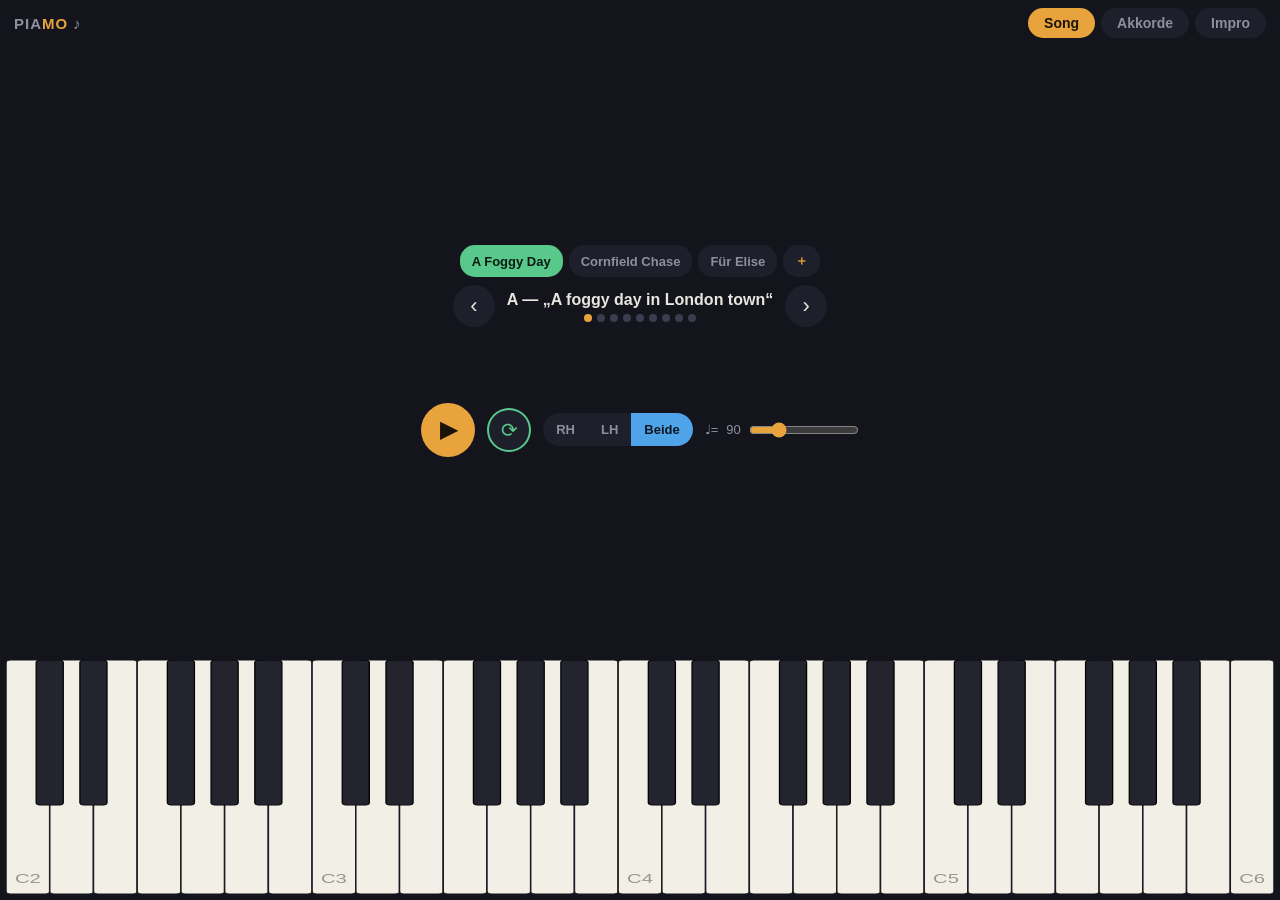
<file: index.html>
<!DOCTYPE html>
<html lang="de">
<head>
  <meta charset="UTF-8">
  <meta name="viewport" content="width=device-width, initial-scale=1, maximum-scale=1, user-scalable=no, viewport-fit=cover">
  <title>Piamo · Jazz Piano</title>
  <meta name="apple-mobile-web-app-capable" content="yes">
  <meta name="apple-mobile-web-app-status-bar-style" content="black-translucent">
  <meta name="apple-mobile-web-app-title" content="Piamo">
  <meta name="theme-color" content="#14151c">
  <link rel="manifest" href="manifest.webmanifest">
  <link rel="icon" href="icon.svg" type="image/svg+xml">
  <link rel="apple-touch-icon" href="icon-180.png">
  <link rel="stylesheet" href="style.css?v=19">
</head>
<body>
  <header>
    <div class="logo">PIA<b>MO</b> ♪</div>
    <nav class="tabs">
      <button class="tab" data-m="song">Song</button>
      <button class="tab" data-m="chords">Akkorde</button>
      <button class="tab" data-m="impro">Impro</button>
    </nav>
  </header>
  <main id="stage"></main>
  <div id="kbd"></div>

  <script src="js/theory.js?v=19"></script>
  <script src="js/audio.js?v=19"></script>
  <script src="js/keyboard.js?v=19"></script>
  <script src="js/data.js?v=19"></script>
  <script src="js/import.js?v=19"></script>
  <script src="js/app.js?v=19"></script>
</body>
</html>
</file>
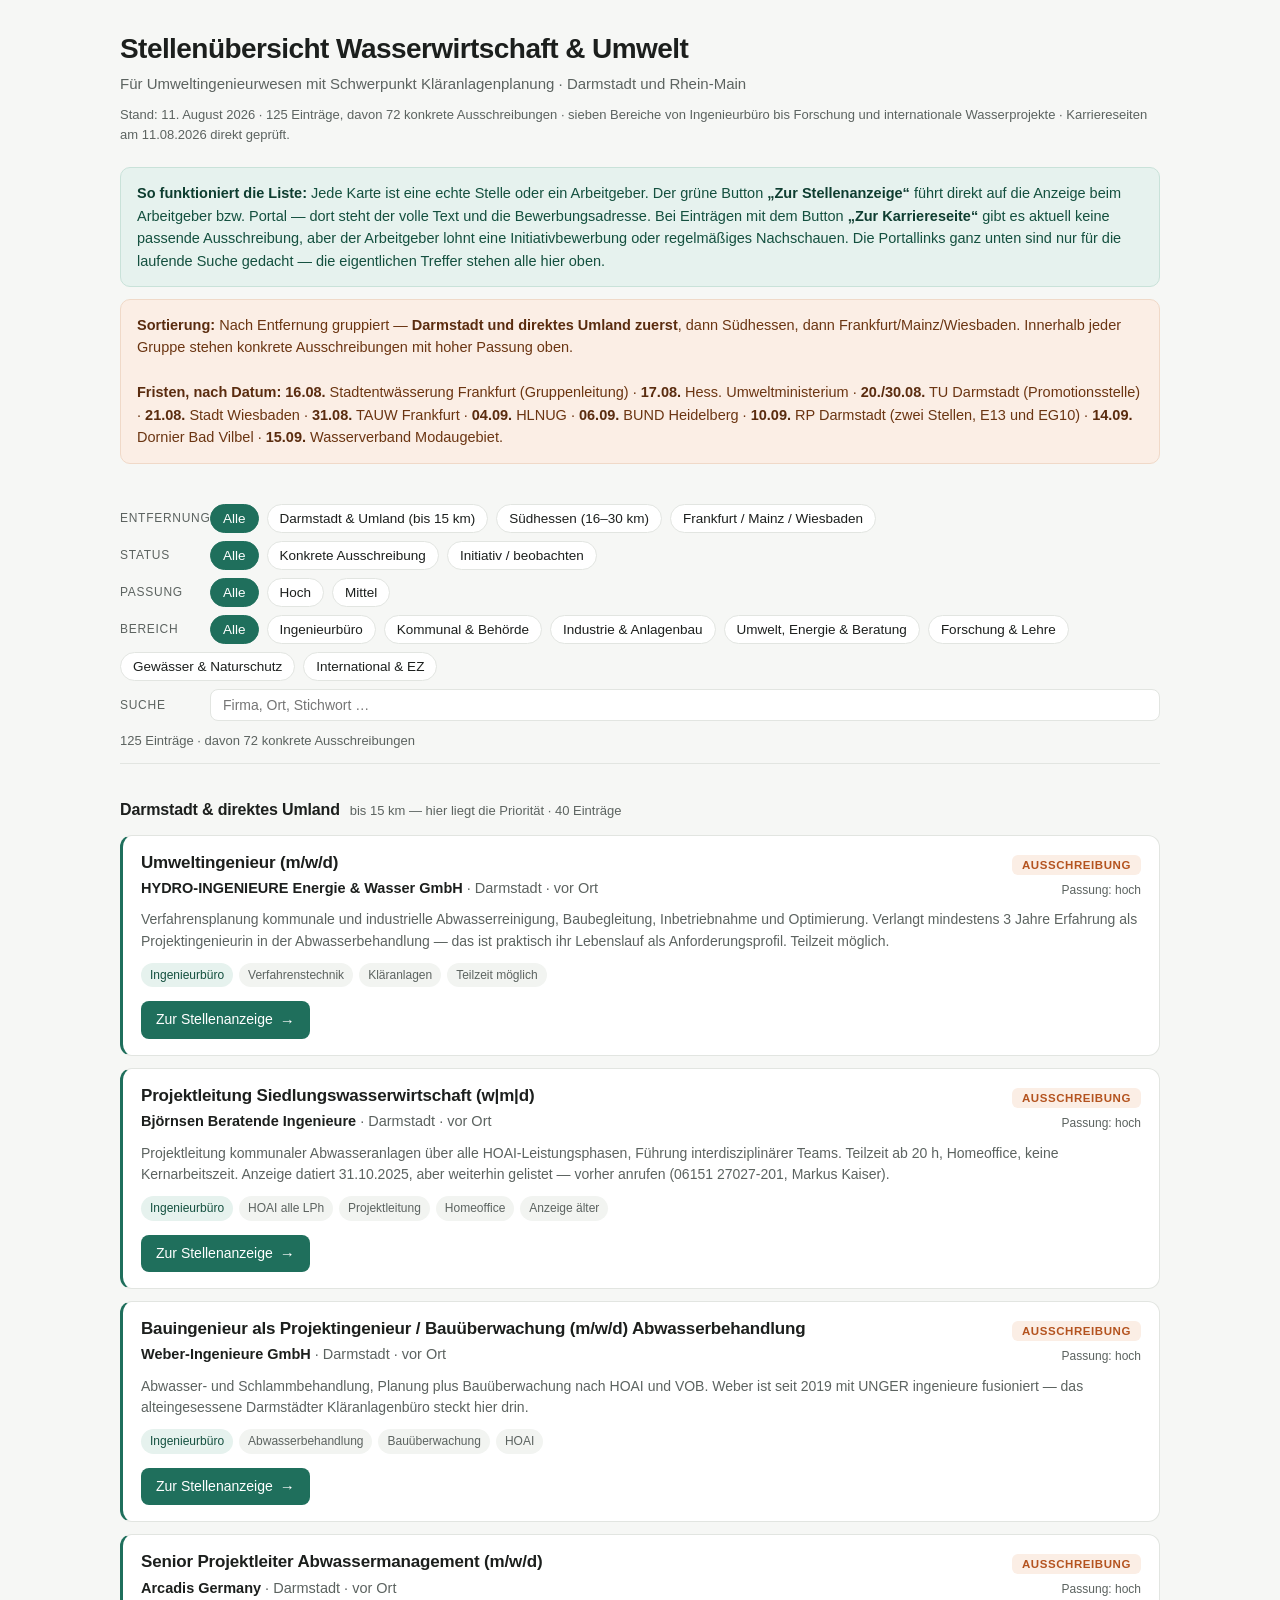
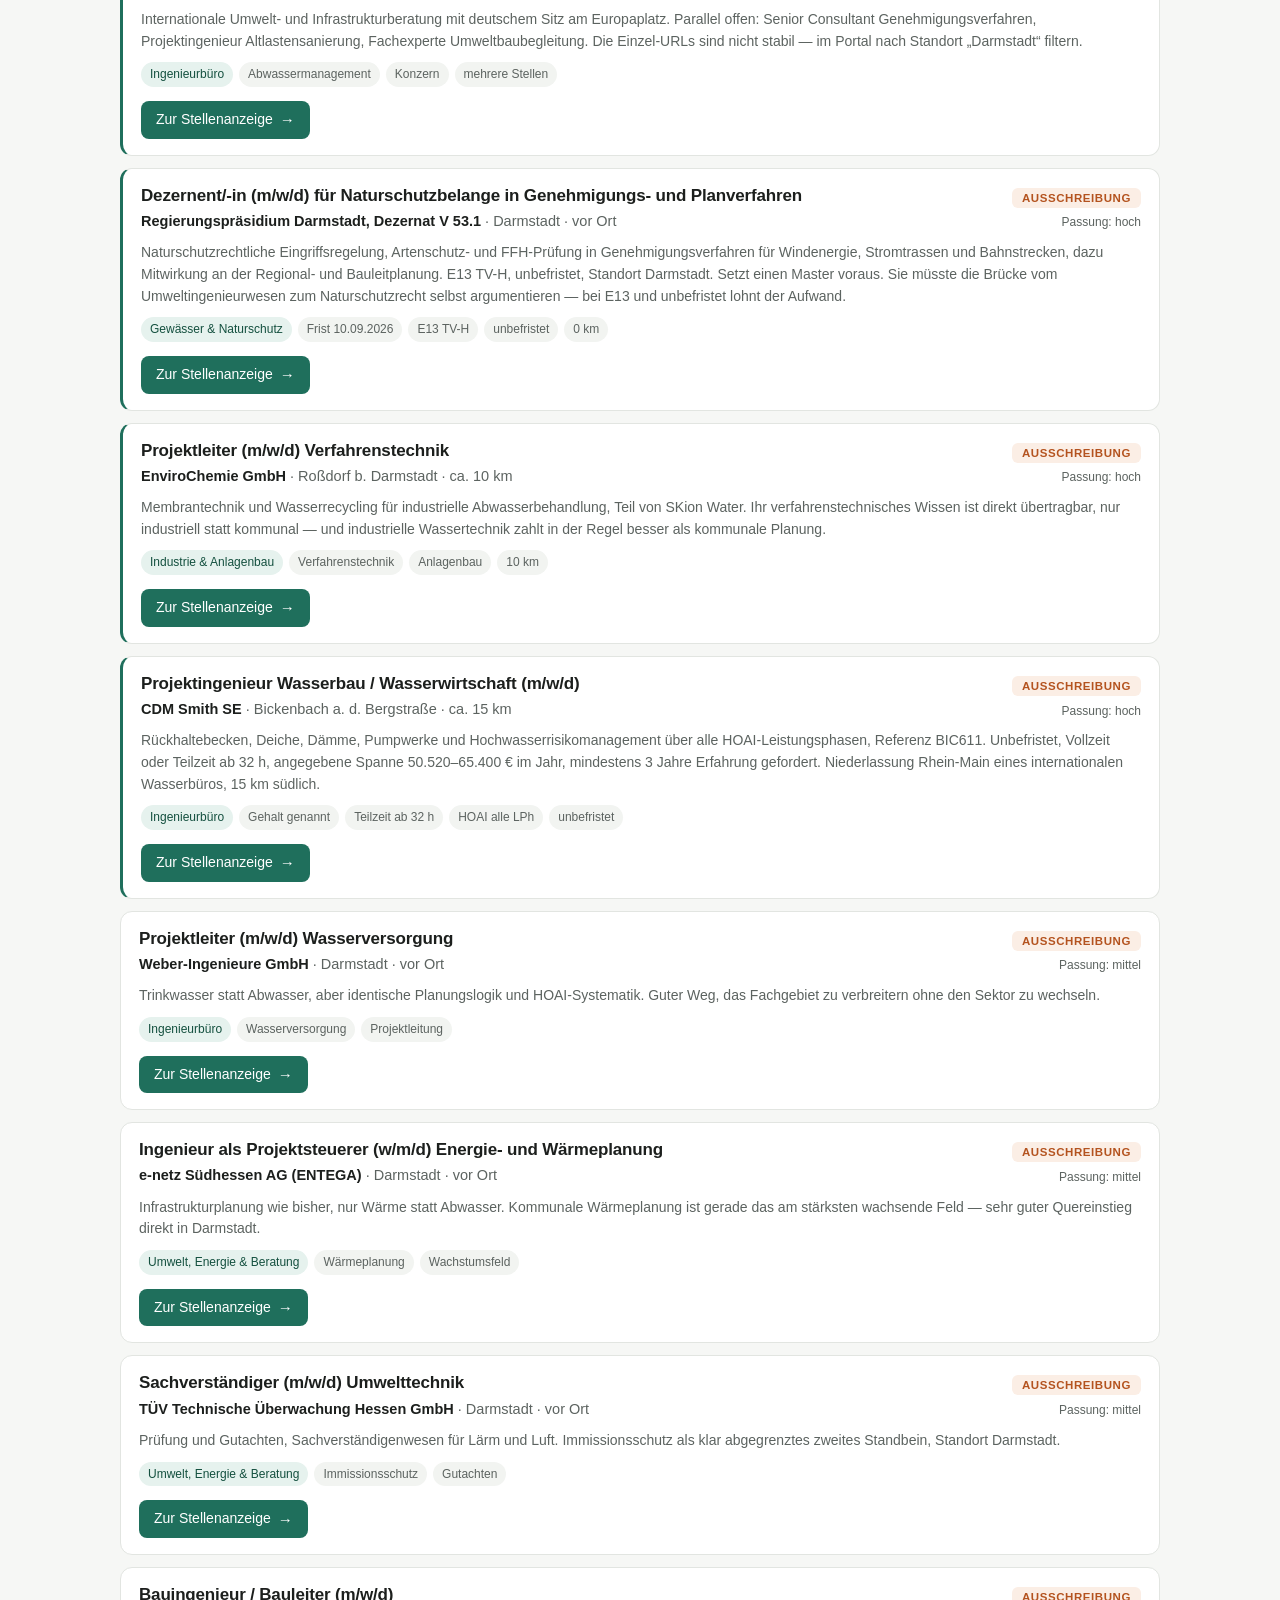
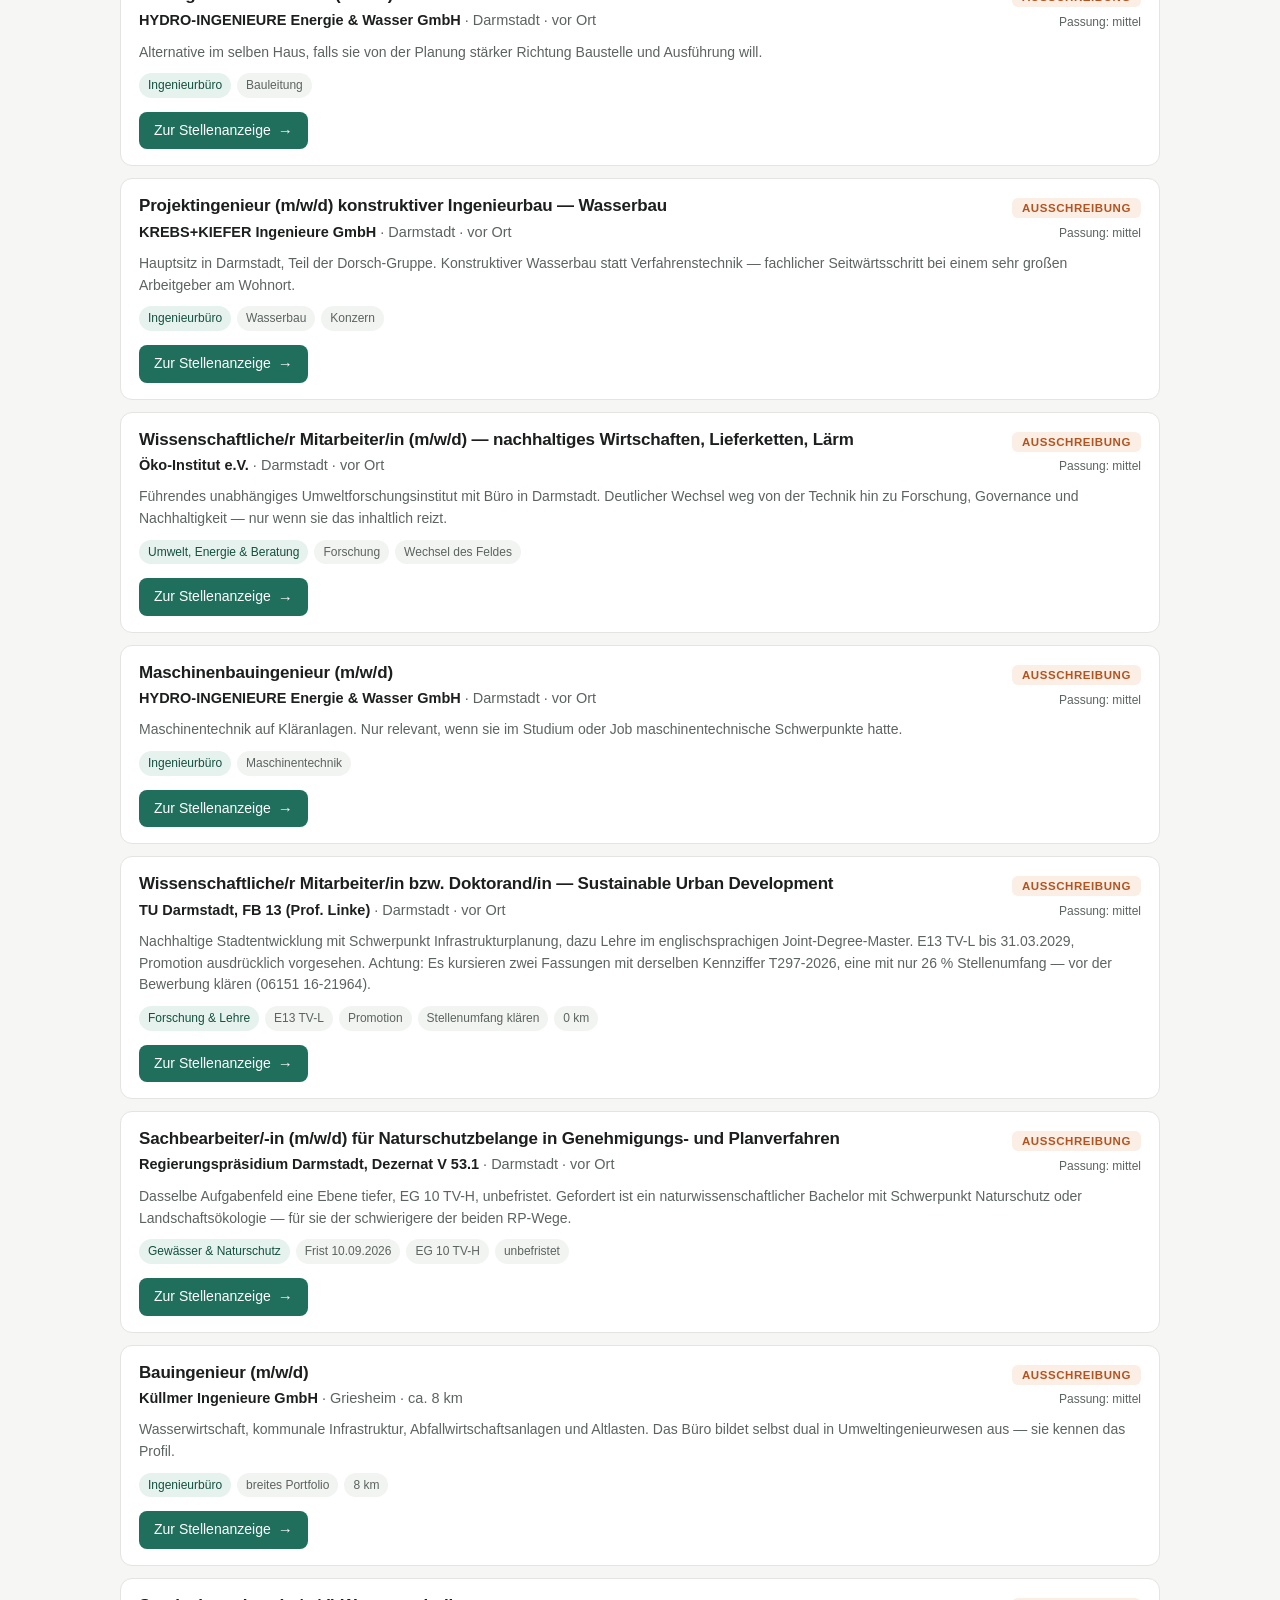
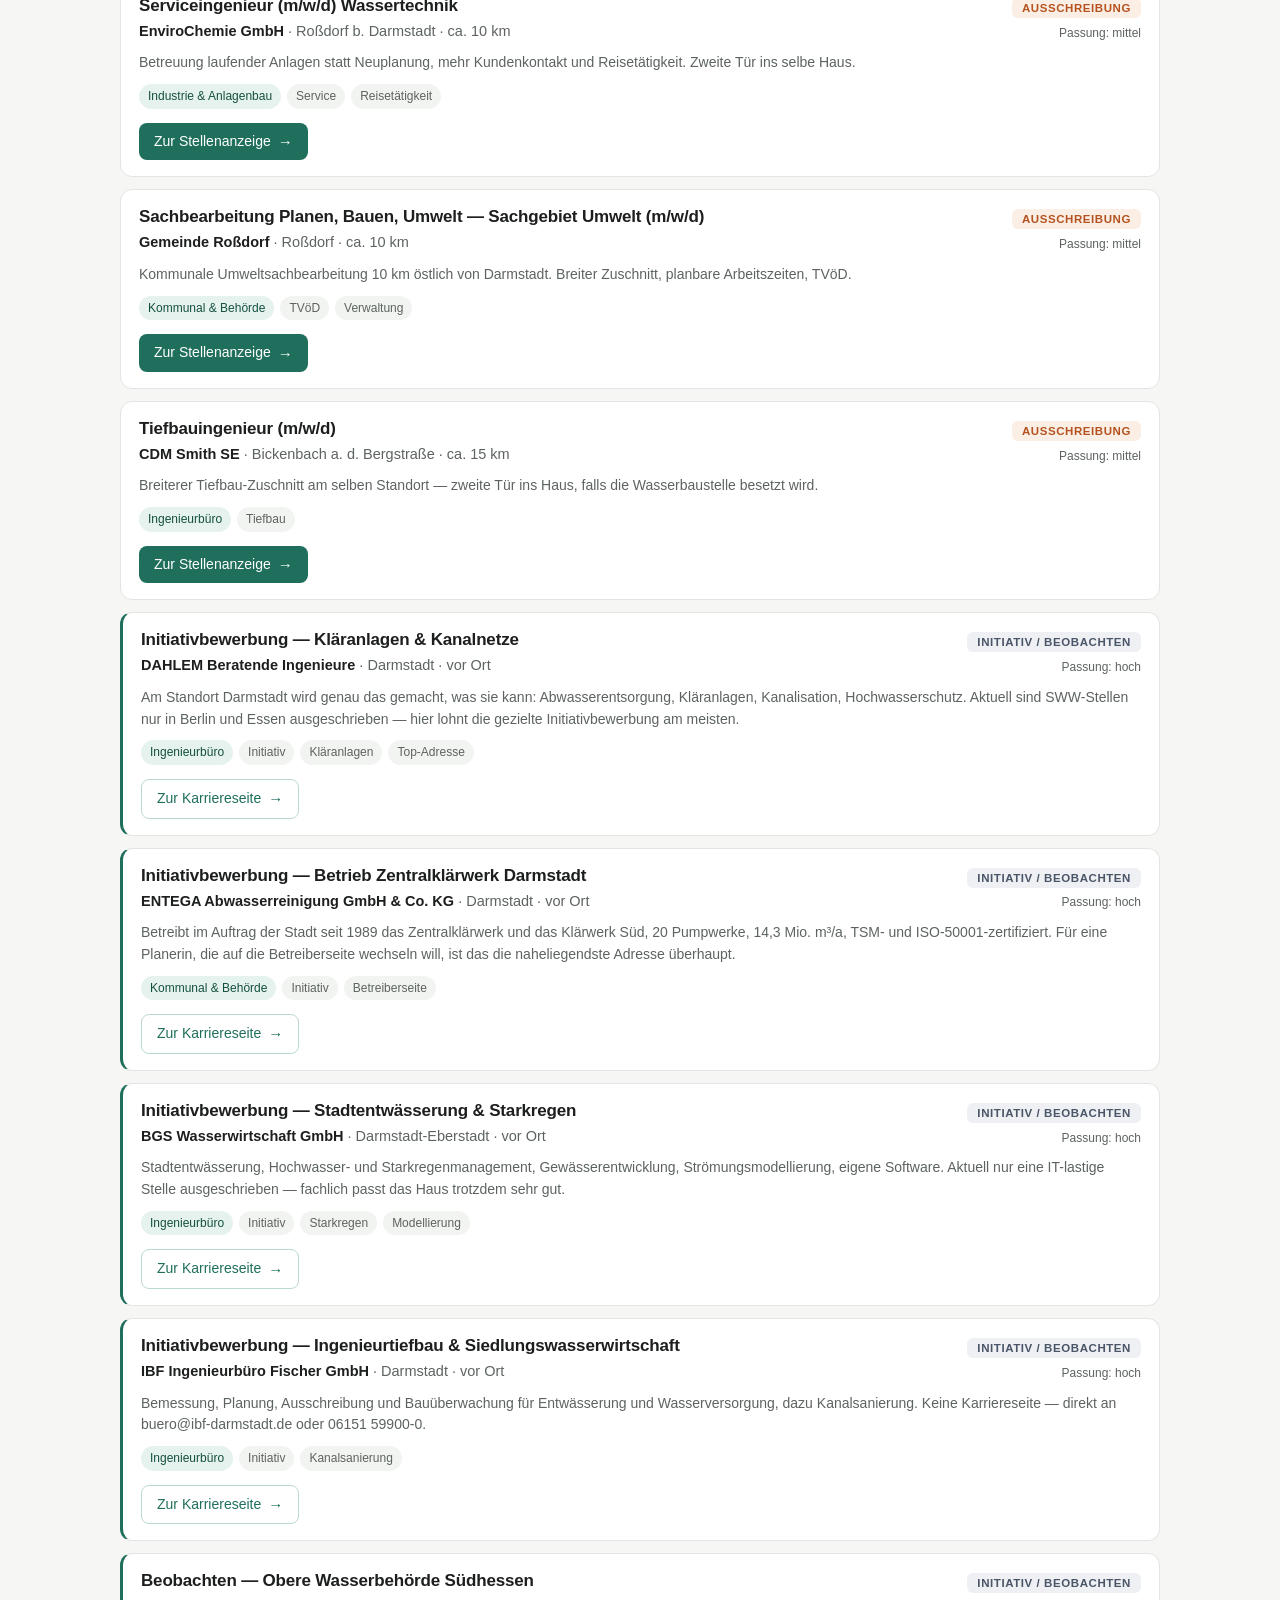
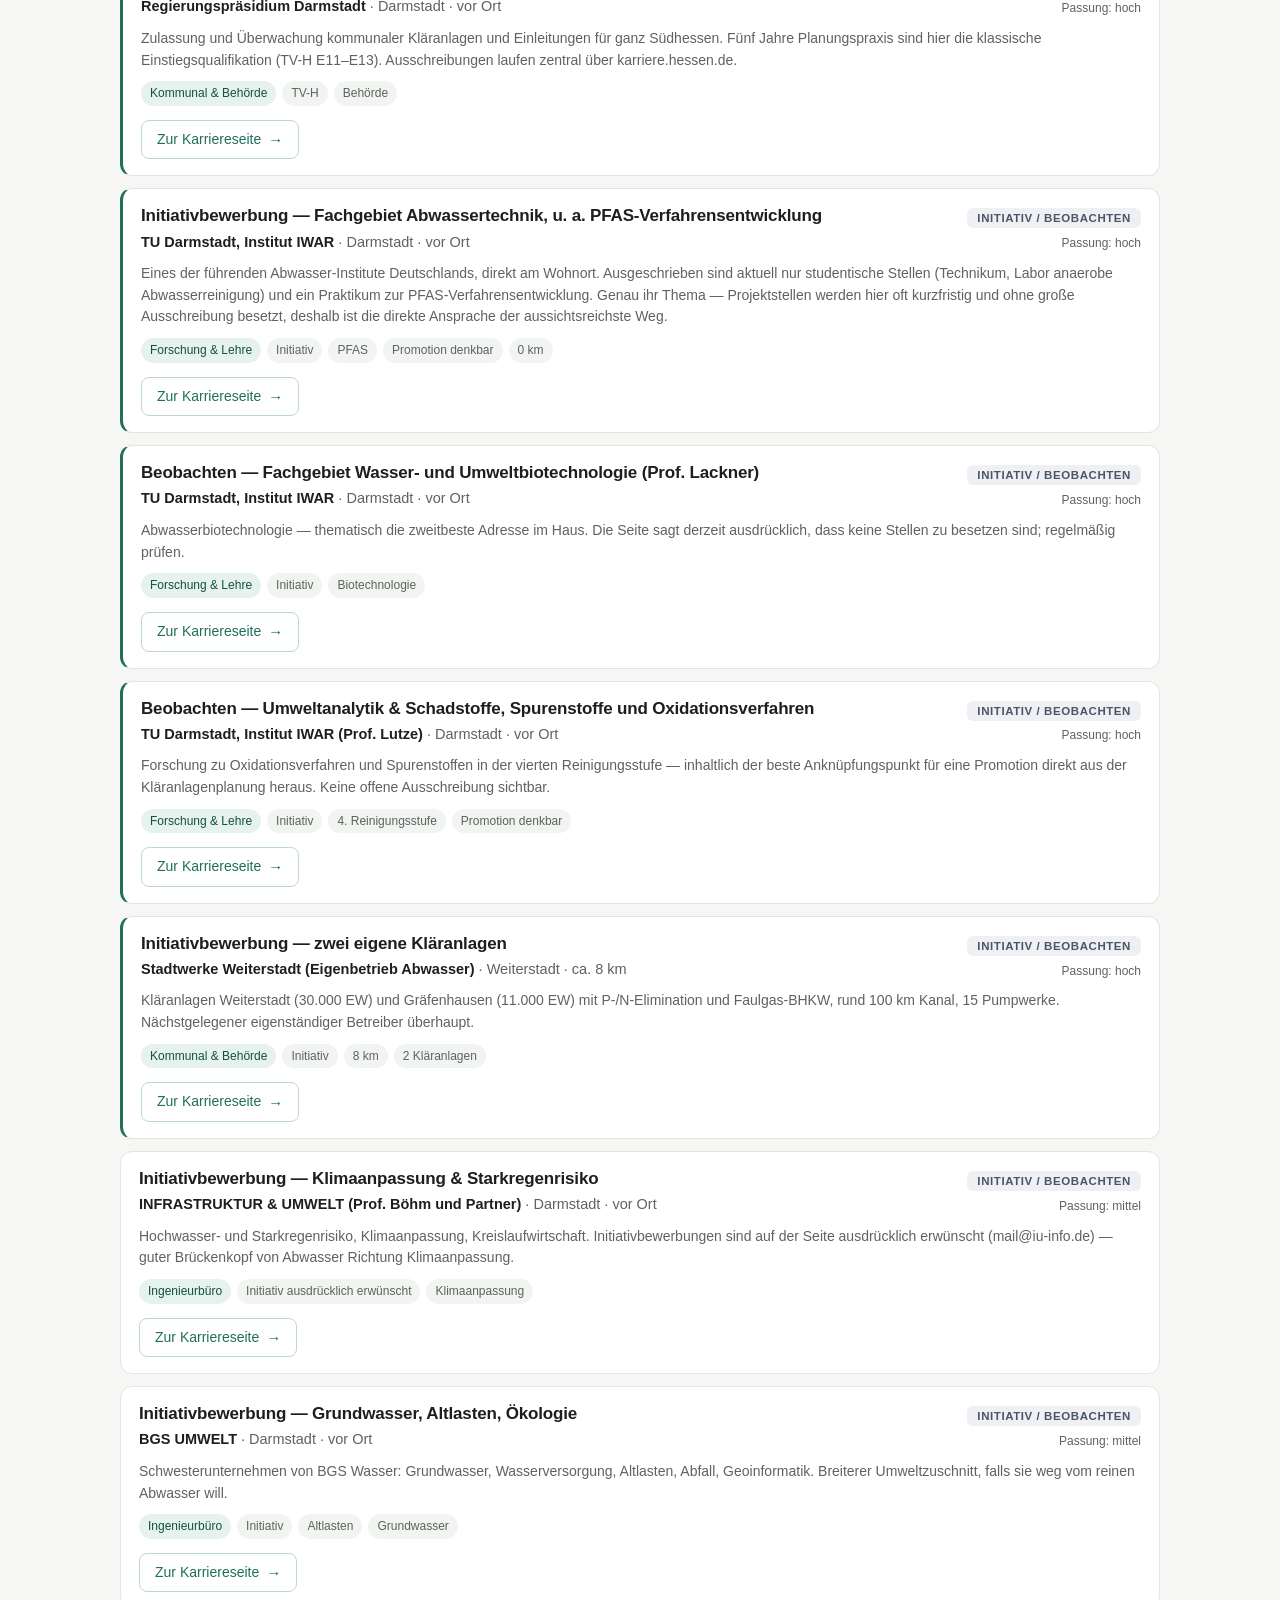
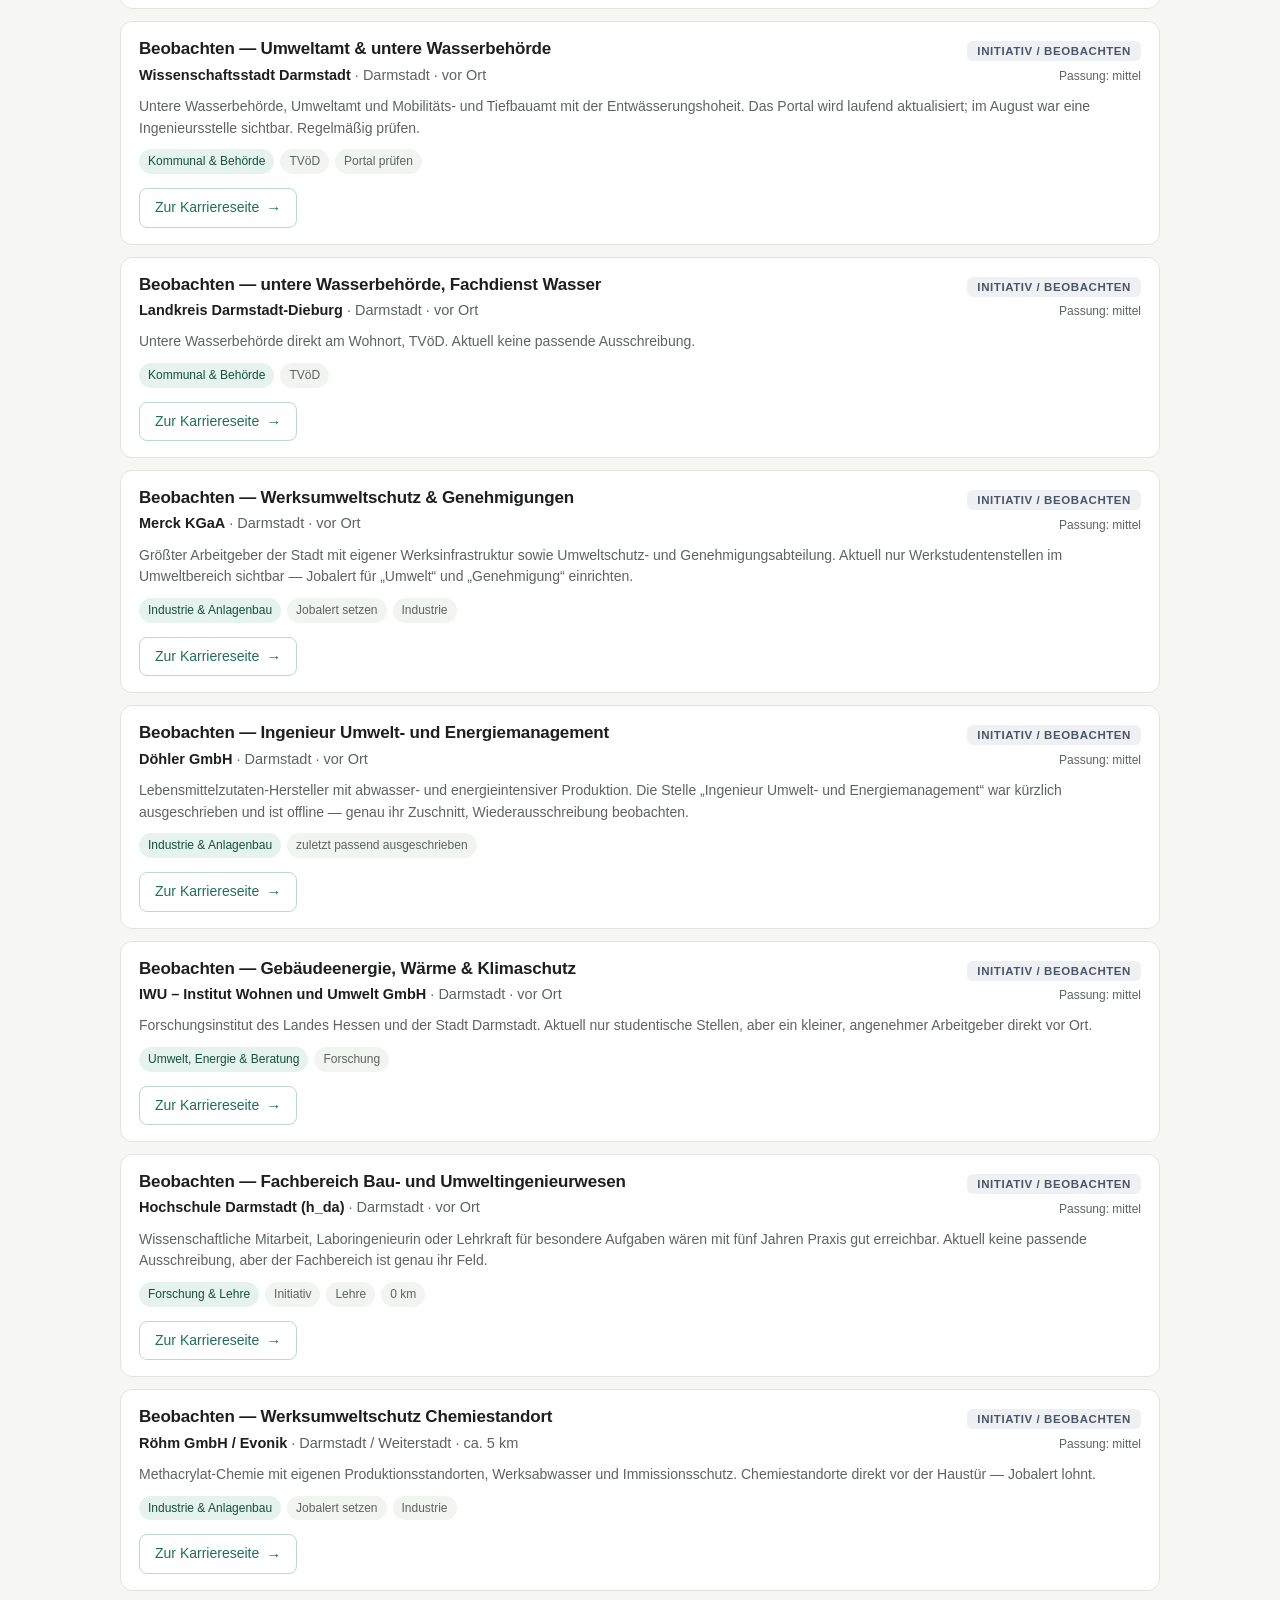
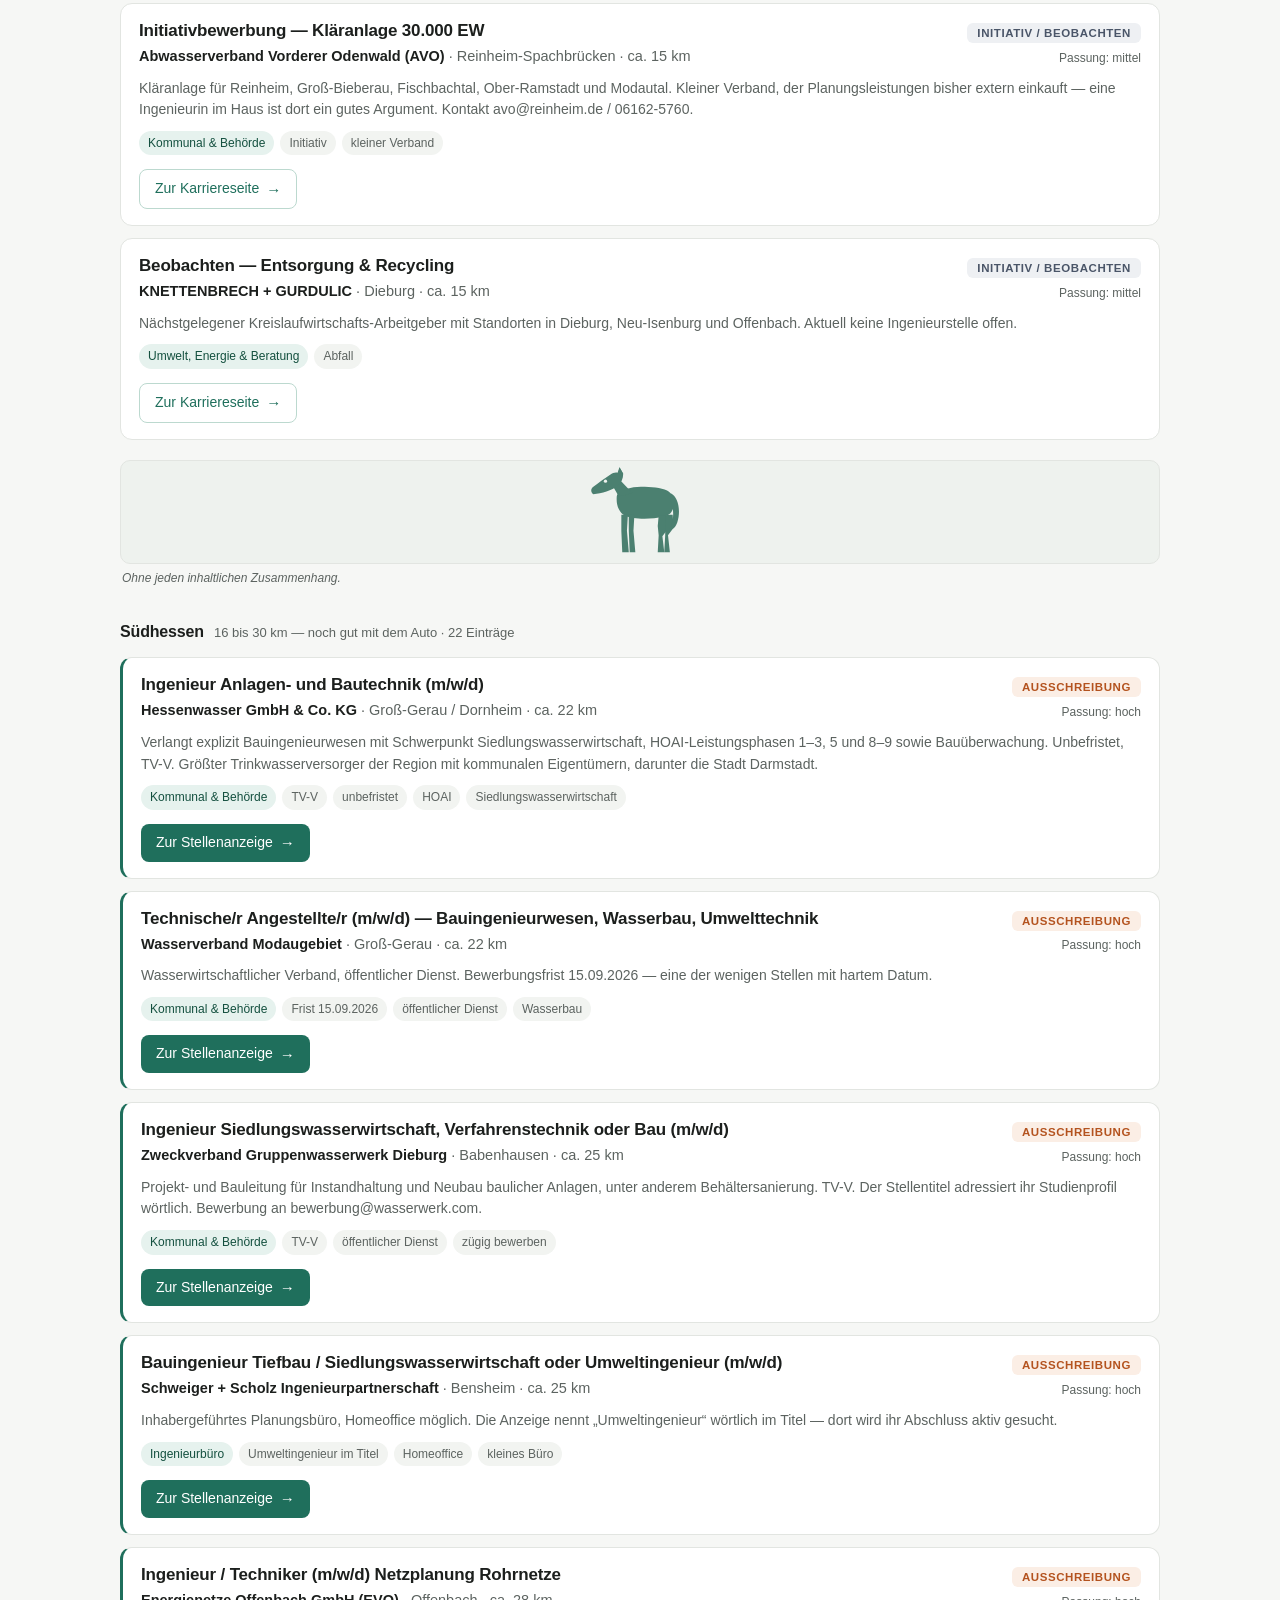
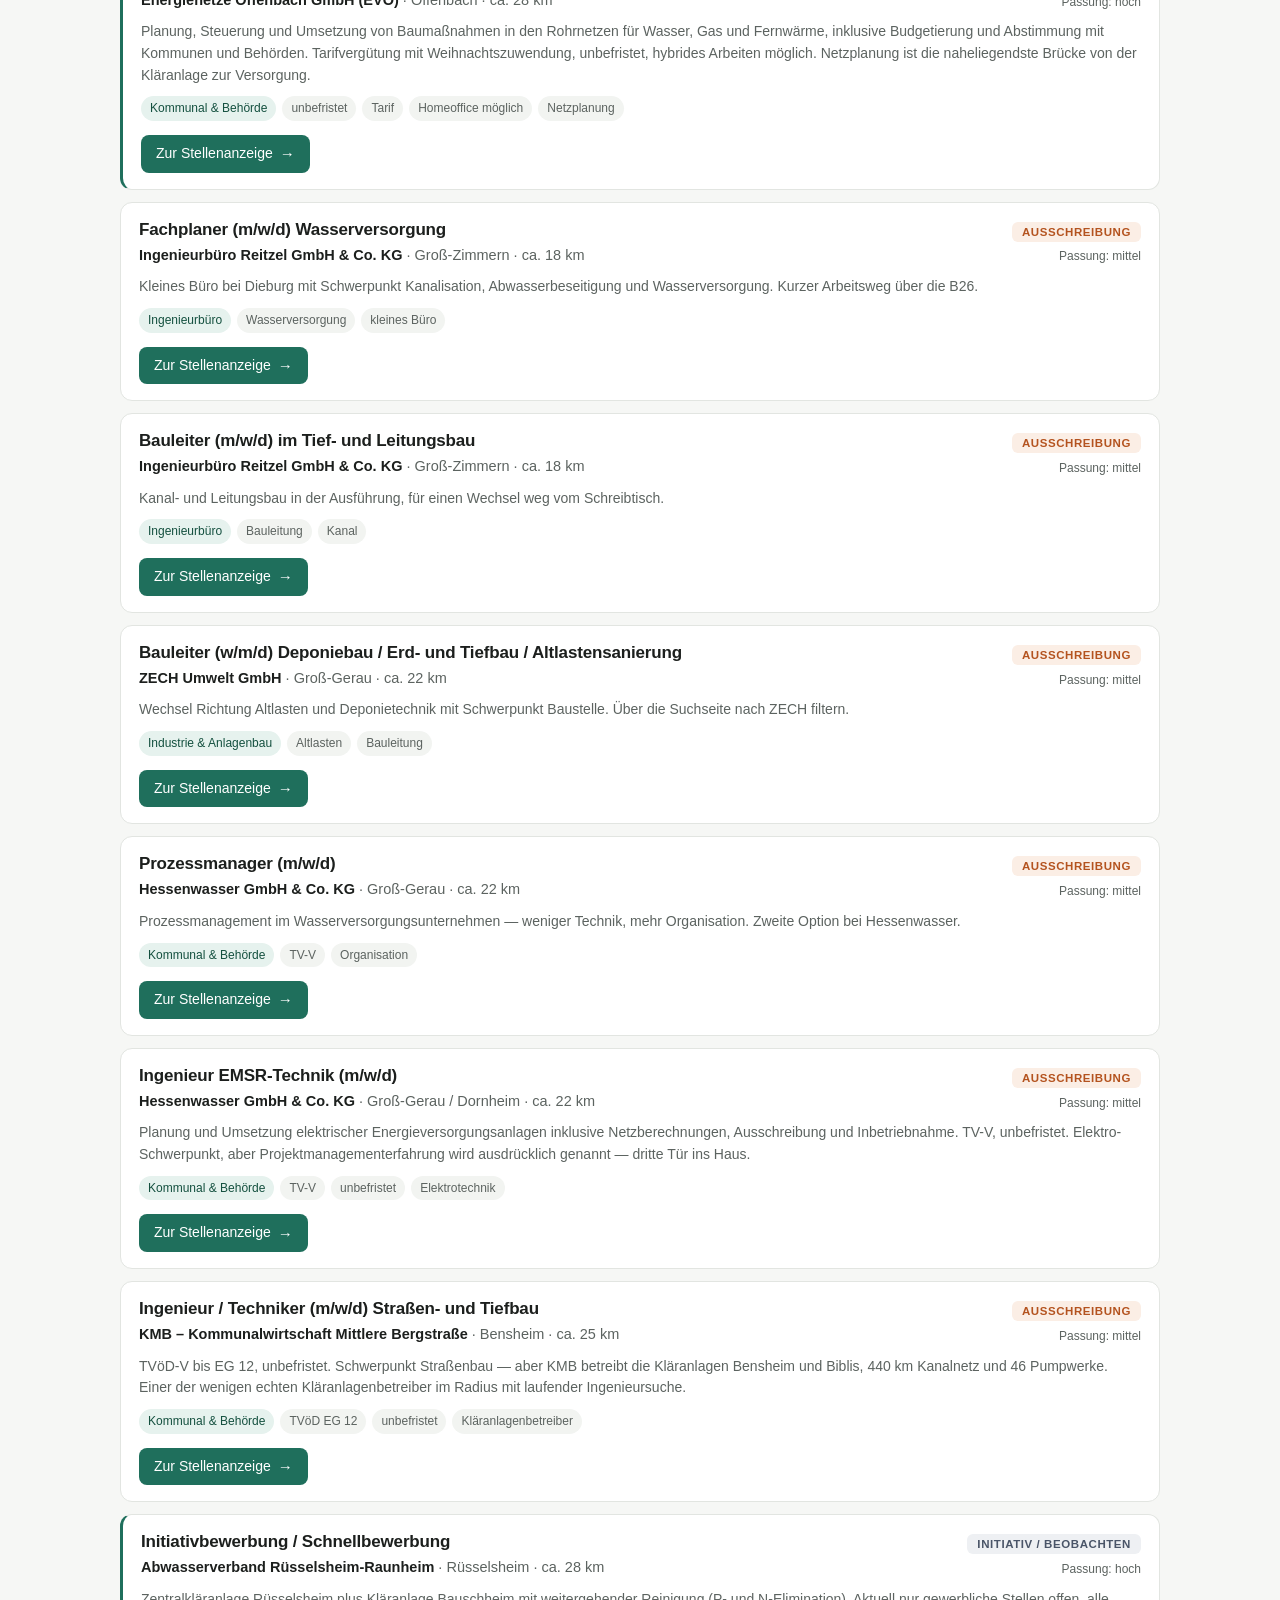
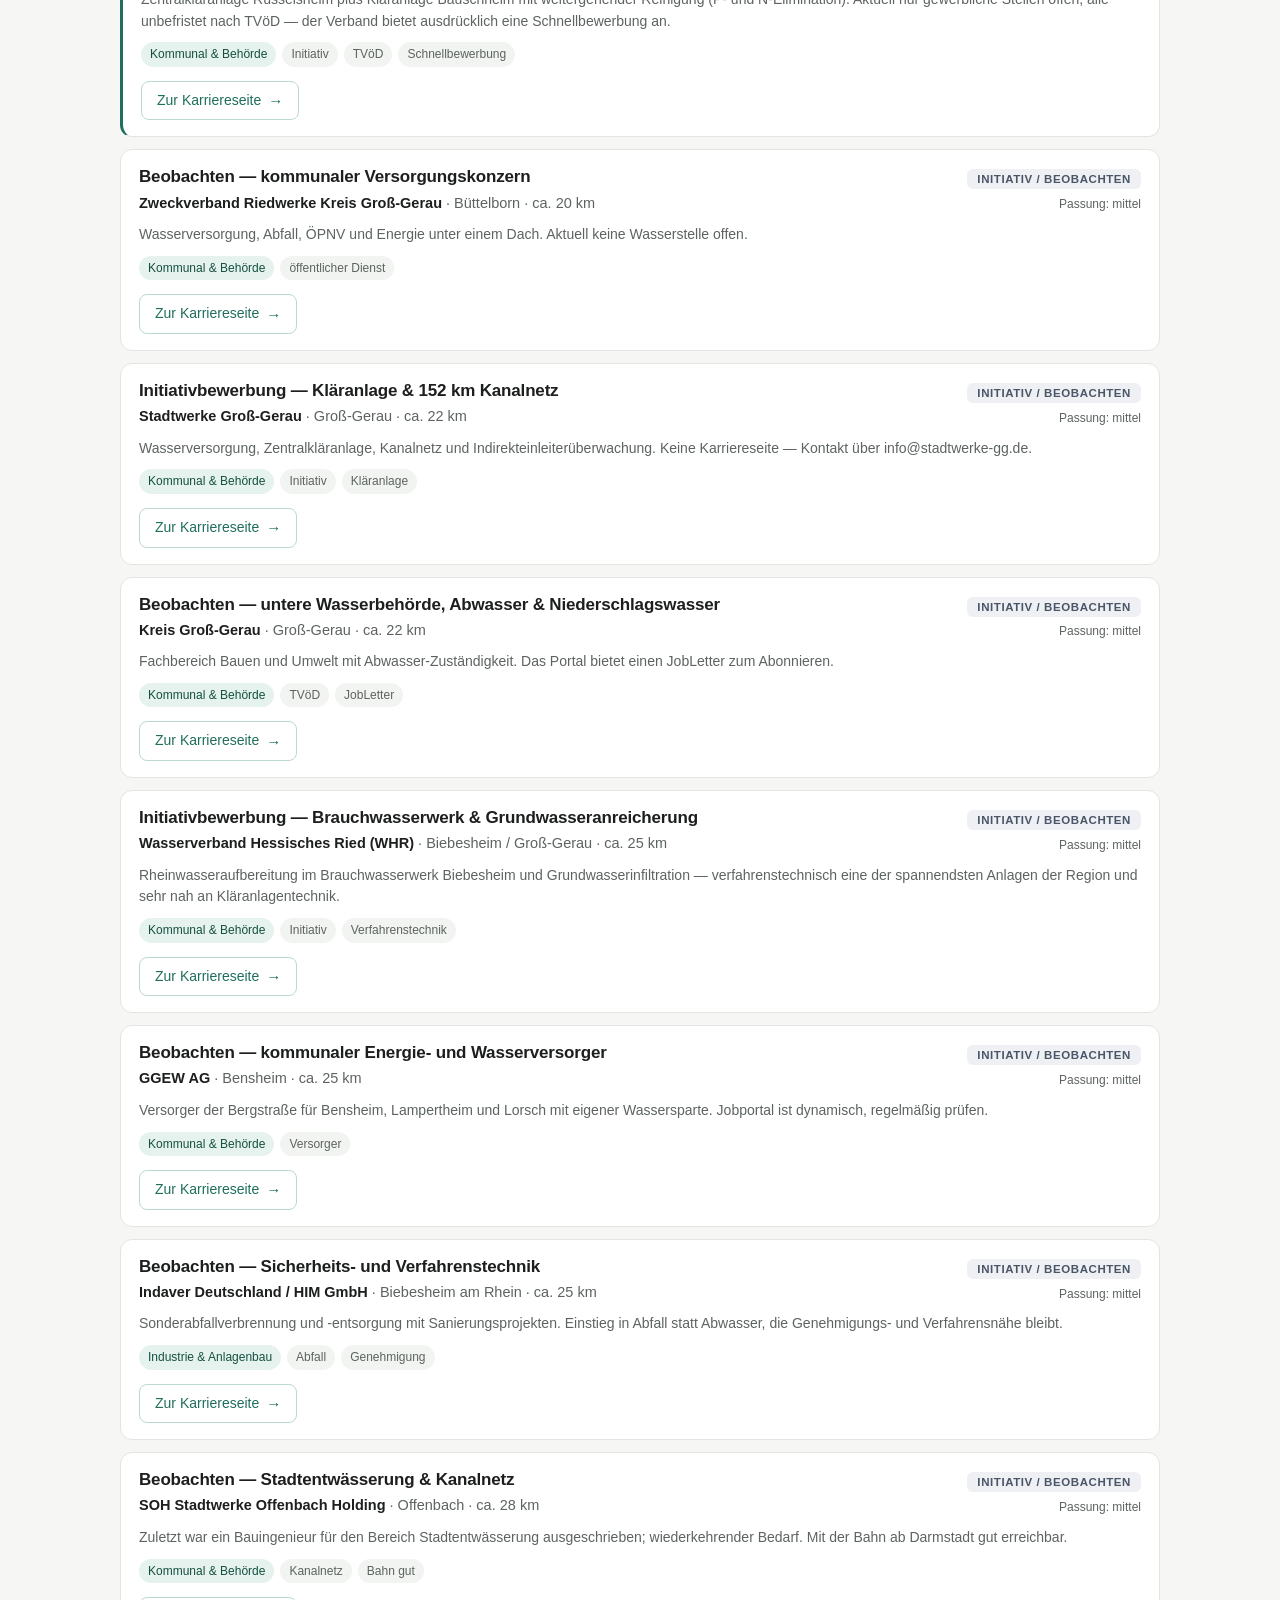
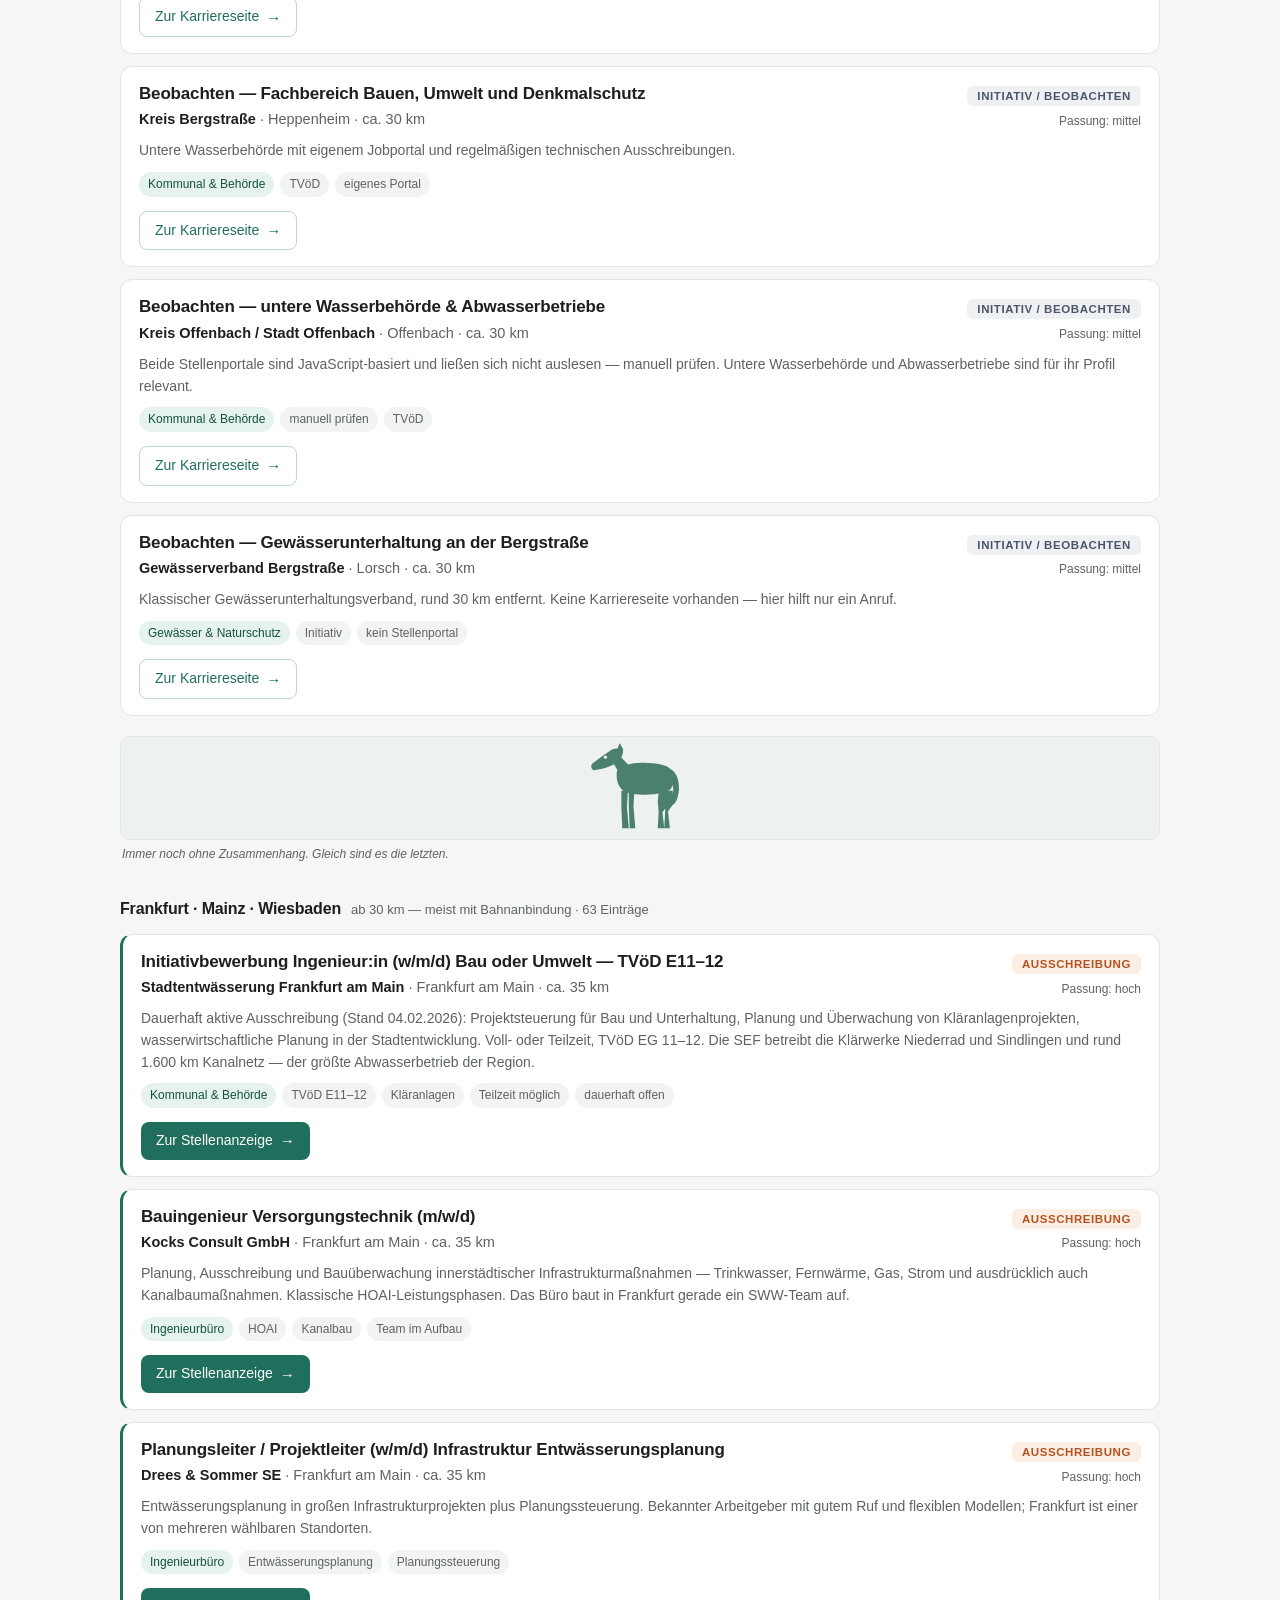
<file: jobs/index.html>
<!DOCTYPE html>
<html lang="de">
<head>
<meta charset="utf-8">
<meta name="robots" content="noindex, nofollow">
<meta name="viewport" content="width=device-width, initial-scale=1">
<title>Stellenübersicht Wasserwirtschaft &amp; Umwelt – Darmstadt und Rhein-Main</title>
<style>
  :root{
    --bg:#f6f7f5; --card:#ffffff; --ink:#1c1f1d; --ink-soft:#5c6360;
    --line:#e2e5e1; --accent:#1f6f5c; --accent-soft:#e6f2ee;
    --hot:#b4531f; --hot-soft:#fbeee5;
    --watch:#4a5568; --watch-soft:#eef0f3;
  }
  *{box-sizing:border-box}
  body{margin:0;background:var(--bg);color:var(--ink);
    font:16px/1.55 -apple-system,BlinkMacSystemFont,"Segoe UI",Roboto,Helvetica,Arial,sans-serif;
    -webkit-font-smoothing:antialiased}
  .wrap{max-width:1080px;margin:0 auto;padding:32px 20px 80px}
  header h1{font-size:28px;line-height:1.2;margin:0 0 6px;letter-spacing:-.02em}
  header .sub{color:var(--ink-soft);font-size:15px;margin:0}
  header .meta{color:var(--ink-soft);font-size:13px;margin-top:10px}

  .howto{background:var(--accent-soft);border:1px solid #c9e2d9;border-radius:10px;
    padding:14px 16px;margin:22px 0 0;font-size:14.5px;color:#14503f}
  .howto b{color:#0e3d30}
  .callout{background:var(--hot-soft);border:1px solid #f0d9c8;border-radius:10px;
    padding:14px 16px;margin:12px 0 0;font-size:14.5px;color:#6b3512}
  .callout b{color:#5a2c0f}

  .controls{position:sticky;top:0;z-index:5;background:var(--bg);
    padding:18px 0 12px;margin-top:22px;border-bottom:1px solid var(--line)}
  .filterbtn{display:none}
  .row{display:flex;flex-wrap:wrap;gap:8px;align-items:center;margin-bottom:8px}
  .row:last-child{margin-bottom:0}
  .lbl{font-size:12px;text-transform:uppercase;letter-spacing:.06em;color:var(--ink-soft);width:82px;flex:none}
  button.f{border:1px solid var(--line);background:var(--card);color:var(--ink);
    padding:6px 12px;border-radius:999px;font-size:13.5px;cursor:pointer;transition:.12s;font-family:inherit}
  button.f:hover{border-color:#c3c9c3}
  button.f.on{background:var(--accent);border-color:var(--accent);color:#fff}
  input[type=search]{flex:1;min-width:200px;padding:7px 12px;border:1px solid var(--line);
    border-radius:8px;font-size:14px;font-family:inherit;background:var(--card);color:var(--ink)}
  input[type=search]:focus{outline:2px solid var(--accent-soft);border-color:var(--accent)}
  .count{font-size:13px;color:var(--ink-soft);padding:10px 0 0}

  .ringhead{display:flex;align-items:baseline;gap:10px;margin:34px 0 2px}
  .ringhead h2{font-size:16px;margin:0;letter-spacing:-.01em}
  .ringhead span{font-size:13px;color:var(--ink-soft)}

  .card{background:var(--card);border:1px solid var(--line);border-radius:12px;
    padding:16px 18px;margin-top:12px}
  .card.hoch{border-left:3px solid var(--accent)}
  .card .top{display:flex;justify-content:space-between;gap:14px;align-items:flex-start;flex-wrap:wrap}
  .card h3{margin:0 0 3px;font-size:17px;line-height:1.3;letter-spacing:-.01em}
  .emp{font-size:14.5px;color:var(--ink-soft);margin:0}
  .emp b{color:var(--ink);font-weight:600}
  .note{font-size:14px;color:var(--ink-soft);margin:10px 0 0}
  .tags{display:flex;gap:6px;flex-wrap:wrap;margin-top:10px}
  .tag{font-size:12px;padding:3px 9px;border-radius:999px;background:#f2f4f1;color:var(--ink-soft);white-space:nowrap}
  .tag.geo{background:var(--accent-soft);color:#14503f}
  .badge{font-size:11.5px;font-weight:600;text-transform:uppercase;letter-spacing:.05em;
    padding:4px 10px;border-radius:6px;white-space:nowrap;flex:none}
  .badge.offen{background:var(--hot-soft);color:var(--hot)}
  .badge.beobachten{background:var(--watch-soft);color:var(--watch)}
  .fit{font-size:12px;color:var(--ink-soft);margin-top:4px;text-align:right}

  .go{display:inline-flex;align-items:center;gap:7px;margin-top:14px;
    background:var(--accent);color:#fff;text-decoration:none;font-size:14px;font-weight:500;
    padding:8px 15px;border-radius:8px;transition:.12s}
  .go:hover{background:#175748}
  .go.soft{background:#fff;color:var(--accent);border:1px solid #bcd9cf}
  .go.soft:hover{background:var(--accent-soft)}
  .go .arr{font-size:15px;line-height:1}

  h2.sec{font-size:14px;text-transform:uppercase;letter-spacing:.08em;color:var(--ink-soft);
    margin:44px 0 0;padding-top:24px;border-top:1px solid var(--line)}
  .links{margin-top:12px;background:var(--card);border:1px solid var(--line);border-radius:12px;padding:18px}
  .links p.hint{margin:0 0 14px;font-size:14px;color:var(--ink-soft)}
  .links h4{margin:0 0 8px;font-size:14px}
  .links h4:not(:first-of-type){margin-top:18px}
  .links ul{margin:0;padding-left:18px;font-size:14px}
  .links li{margin-bottom:5px}
  .links a{color:var(--accent)}
  footer{margin-top:40px;font-size:13px;color:var(--ink-soft);border-top:1px solid var(--line);padding-top:16px}
  .printurl{display:none}

  /* zwei kleine Bilder zwischen den Abschnitten, bewusst zurückhaltend */
  .photo{margin:20px 0 4px;line-height:0}
  .photo img{width:100%;height:130px;object-fit:cover;object-position:center 42%;
    border-radius:10px;border:1px solid var(--line);display:none}
  .photo.haspic img{display:block}
  /* Rückfallebene: gezeichnetes Pferd, wenn kein Foto lädt */
  .photo .drawn{display:flex;align-items:center;justify-content:center;
    height:104px;border-radius:10px;border:1px solid var(--line);background:#eef2ee}
  .photo.haspic .drawn{display:none}
  .photo .drawn svg{opacity:.85}
  .photo figcaption{line-height:1.4;padding:6px 2px 0;font-size:12px;
    color:var(--ink-soft);font-style:italic}

  @media print{
    @page{size:A4;margin:14mm 12mm}
    body{background:#fff;font-size:10pt}
    .wrap{max-width:none;padding:0}
    .controls,.filterbtn,#panel,.count{display:none !important}
    .howto{display:none}
    header h1{font-size:19pt}
    .callout{background:#fff;border:1px solid #ddd;font-size:9pt;page-break-inside:avoid}
    .ringhead{page-break-after:avoid;break-after:avoid;margin:16pt 0 0;
      border-bottom:1.5pt solid var(--accent);padding-bottom:3pt}
    .ringhead h2{font-size:13pt}
    .card{page-break-inside:avoid;break-inside:avoid;margin-top:6pt;padding:7pt 9pt;
      border:1px solid #d8dcd8;box-shadow:none}
    .card.hoch{border-left:2.5pt solid var(--accent)}
    .card h3{font-size:10.5pt}
    .card .top>div:last-child{display:flex;align-items:center;gap:8pt}
    .fit{margin-top:0;text-align:left;font-size:8pt}
    .emp{font-size:9pt}
    .note{font-size:8.5pt;line-height:1.4;margin-top:4pt}
    .tags{margin-top:4pt;gap:4pt}
    .tag{font-size:7pt;padding:1pt 5pt}
    .badge{font-size:7pt;padding:2pt 6pt}
    .go{display:none}
    .printurl{display:block;margin-top:5pt;font-size:7.5pt;color:var(--accent);
      word-break:break-all;line-height:1.3;text-decoration:none}
    .photo{display:none}
    .links{page-break-inside:avoid;border:1px solid #d8dcd8;font-size:9pt}
    .links a{word-break:break-all}
    h2.sec{page-break-before:auto}
    footer{font-size:8.5pt}
  }
  @media(max-width:720px){
    .wrap{padding:20px 14px 60px}
    header h1{font-size:22px}
    .howto,.callout{font-size:13.5px;padding:12px 14px}

    /* Filterblock einklappbar: zugeklappt bleibt nur eine schmale Leiste stehen */
    .controls{padding:8px 0;margin-top:16px}
    .filterbtn{display:flex;align-items:center;justify-content:space-between;gap:10px;
      width:100%;background:var(--card);border:1px solid var(--line);border-radius:9px;
      padding:11px 14px;font-family:inherit;font-size:14.5px;color:var(--ink);cursor:pointer;text-align:left}
    .filterbtn .fstate{color:var(--ink-soft);font-size:13px;font-weight:400}
    .filterbtn .chev{transition:transform .15s;color:var(--ink-soft);font-size:12px}
    .filterbtn.open{border-color:var(--accent)}
    .filterbtn.open .chev{transform:rotate(180deg)}
    #panel{display:none;padding-top:10px;max-height:52vh;overflow-y:auto}
    #panel.open{display:block}

    /* jede Filterzeile wird eine seitlich wischbare Zeile statt mehrzeilig */
    .row{flex-wrap:nowrap;overflow-x:auto;scrollbar-width:none;-webkit-overflow-scrolling:touch;margin-bottom:6px}
    .row::-webkit-scrollbar{display:none}
    .lbl{width:auto;margin-right:2px}
    button.f{flex:none}
    input[type=search]{min-width:150px}
    .count{padding:8px 0 0}

    .card{padding:14px 15px}
    .card h3{font-size:16px}
    .card .top{gap:7px}
    .card .top>div:last-child{display:flex;align-items:center;gap:10px}
    .badge{font-size:10.5px;padding:3px 8px}
    .fit{margin-top:0;text-align:left}
    .note{margin-top:8px}
    .go{width:100%;justify-content:center;padding:11px 15px}
    .ringhead{flex-direction:column;gap:2px;margin:28px 0 0}
    .photo img{height:105px}
    .photo figcaption{font-size:11.5px}
  }
</style>
</head>
<body>
<div class="wrap">

<header>
  <h1>Stellenübersicht Wasserwirtschaft &amp; Umwelt</h1>
  <p class="sub">Für Umweltingenieurwesen mit Schwerpunkt Kläranlagenplanung · Darmstadt und Rhein-Main</p>
  <p class="meta">Stand: 11. August 2026 · 125 Einträge, davon 72 konkrete Ausschreibungen · sieben Bereiche von Ingenieurbüro bis Forschung und internationale Wasserprojekte · Karriereseiten am 11.08.2026 direkt geprüft.</p>
</header>

<div class="howto">
  <b>So funktioniert die Liste:</b> Jede Karte ist eine echte Stelle oder ein Arbeitgeber. Der grüne Button
  <b>„Zur Stellenanzeige“</b> führt direkt auf die Anzeige beim Arbeitgeber bzw. Portal — dort steht der volle Text und die Bewerbungsadresse.
  Bei Einträgen mit dem Button <b>„Zur Karriereseite“</b> gibt es aktuell keine passende Ausschreibung, aber der Arbeitgeber lohnt eine Initiativbewerbung
  oder regelmäßiges Nachschauen. Die Portallinks ganz unten sind nur für die laufende Suche gedacht — die eigentlichen Treffer stehen alle hier oben.
</div>

<div class="callout">
  <b>Sortierung:</b> Nach Entfernung gruppiert — <b>Darmstadt und direktes Umland zuerst</b>, dann Südhessen, dann Frankfurt/Mainz/Wiesbaden.
  Innerhalb jeder Gruppe stehen konkrete Ausschreibungen mit hoher Passung oben.
  <br><br>
  <b>Fristen, nach Datum:</b>
  <b>16.08.</b> Stadtentwässerung Frankfurt (Gruppenleitung) · <b>17.08.</b> Hess. Umweltministerium ·
  <b>20./30.08.</b> TU Darmstadt (Promotionsstelle) · <b>21.08.</b> Stadt Wiesbaden ·
  <b>31.08.</b> TAUW Frankfurt · <b>04.09.</b> HLNUG · <b>06.09.</b> BUND Heidelberg ·
  <b>10.09.</b> RP Darmstadt (zwei Stellen, E13 und EG10) · <b>14.09.</b> Dornier Bad Vilbel ·
  <b>15.09.</b> Wasserverband Modaugebiet.
</div>

<div class="controls">
  <button class="filterbtn" id="toggle" aria-expanded="false">
    <span>Filter &amp; Suche <span class="fstate" id="fstate">— alle Einträge</span></span>
    <span class="chev">▼</span>
  </button>
  <div id="panel">
  <div class="row">
    <span class="lbl">Entfernung</span>
    <button class="f on" data-g="ring" data-v="all">Alle</button>
    <button class="f" data-g="ring" data-v="nah">Darmstadt &amp; Umland (bis 15 km)</button>
    <button class="f" data-g="ring" data-v="region">Südhessen (16–30 km)</button>
    <button class="f" data-g="ring" data-v="weit">Frankfurt / Mainz / Wiesbaden</button>
  </div>
  <div class="row">
    <span class="lbl">Status</span>
    <button class="f on" data-g="status" data-v="all">Alle</button>
    <button class="f" data-g="status" data-v="offen">Konkrete Ausschreibung</button>
    <button class="f" data-g="status" data-v="beobachten">Initiativ / beobachten</button>
  </div>
  <div class="row">
    <span class="lbl">Passung</span>
    <button class="f on" data-g="fit" data-v="all">Alle</button>
    <button class="f" data-g="fit" data-v="hoch">Hoch</button>
    <button class="f" data-g="fit" data-v="mittel">Mittel</button>
  </div>
  <div class="row">
    <span class="lbl">Bereich</span>
    <button class="f on" data-g="cat" data-v="all">Alle</button>
    <button class="f" data-g="cat" data-v="buero">Ingenieurbüro</button>
    <button class="f" data-g="cat" data-v="kommunal">Kommunal &amp; Behörde</button>
    <button class="f" data-g="cat" data-v="industrie">Industrie &amp; Anlagenbau</button>
    <button class="f" data-g="cat" data-v="umwelt">Umwelt, Energie &amp; Beratung</button>
    <button class="f" data-g="cat" data-v="forschung">Forschung &amp; Lehre</button>
    <button class="f" data-g="cat" data-v="gewaesser">Gewässer &amp; Naturschutz</button>
    <button class="f" data-g="cat" data-v="international">International &amp; EZ</button>
  </div>
  <div class="row">
    <span class="lbl">Suche</span>
    <input type="search" id="q" placeholder="Firma, Ort, Stichwort …">
  </div>
  </div>
  <div class="count" id="count"></div>
</div>

<div id="list"></div>

<h2 class="sec">Portale für die laufende Suche</h2>
<div class="links">
  <p class="hint">Diese Links führen <b>nicht</b> zu einzelnen Stellen, sondern zu Suchergebnislisten und Jobbörsen — nützlich, um in ein paar Wochen neue Ausschreibungen zu finden. Bei den meisten lässt sich ein Job-Alert per Mail einrichten.</p>
  <h4>Am ergiebigsten für dieses Profil</h4>
  <ul>
    <li><a href="https://www.kompetenzzentrum-wasser-hessen.de/jobs/" target="_blank">Kompetenzzentrum Wasser Hessen</a> — kuratierte hessische Wasser-Stellenbörse, hier tauchen kommunale Abwasserstellen zuerst auf</li>
    <li><a href="https://jobs.dwa.de/" target="_blank">DWA-Stellenmarkt</a> — Fachverband Abwasser, die zentrale Branchenbörse</li>
    <li><a href="https://jobs.meinestadt.de/darmstadt-wissenschaftsstadt/suche?words=Siedlungswasserwirtschaft&amp;radius=30" target="_blank">meinestadt — Darmstadt + 30 km, „Siedlungswasserwirtschaft“</a> (Stichwort in der URL austauschbar: <code>Abwasser</code>, <code>Umweltingenieur</code>, <code>Wasserwirtschaft</code>)</li>
  </ul>
  <h4>Große Portale</h4>
  <ul>
    <li>StepStone: <a href="https://www.stepstone.de/jobs/ingenieur-wasserwirtschaft/in-darmstadt" target="_blank">Wasserwirtschaft Darmstadt</a> · <a href="https://www.stepstone.de/jobs/abwasser/in-darmstadt" target="_blank">Abwasser Darmstadt</a> · <a href="https://www.stepstone.de/jobs/siedlungswasserwirtschaft/in-frankfurt-am-main" target="_blank">Siedlungswasserwirtschaft Frankfurt</a></li>
    <li><a href="https://de.indeed.com/q-ingenieur-wasserwirtschaft-l-darmstadt-jobs.html" target="_blank">Indeed — Ingenieur Wasserwirtschaft, Darmstadt</a></li>
    <li><a href="https://www.greenjobs.de/stellenanzeige/rhein-main/" target="_blank">greenjobs.de — Rhein-Main</a> · <a href="https://www.greenjobs.de/stellenanzeige/hessen/" target="_blank">Hessen</a></li>
    <li><a href="https://www.bauingenieur24.de/stellenmarkt/wasserwirtschaft-und-umwelttechnik/" target="_blank">bauingenieur24 — Wasserwirtschaft &amp; Umwelttechnik</a></li>
  </ul>
  <h4>Forschung, Gewässer und internationale Projekte</h4>
  <ul>
    <li><a href="https://akademische-jobs.de/hochschulen/tu-darmstadt/" target="_blank">Alle offenen Stellen der TU Darmstadt</a> — brauchbarer Spiegel des TU-Portals, das sich selbst schlecht durchsuchen lässt</li>
    <li><a href="https://jobs.giz.de/index.php?ac=search_result" target="_blank">GIZ-Stellenportal (Eschborn)</a> · <a href="https://kfw-jobs.de/index.php?ac=search_result" target="_blank">KfW-Stellenportal (Frankfurt)</a> — beide laden erst im Browser, deshalb nur manuell durchsuchbar</li>
    <li><a href="https://epojobs.eu/" target="_blank">epojobs.eu</a> — zentrales Portal für Entwicklungszusammenarbeit, dort erscheinen die WASH- und Abwasserstellen</li>
    <li><a href="https://www.nabu.de/wir-ueber-uns/jobboerse/index.html" target="_blank">NABU-Jobbörse</a> — hier laufen die Stellen des NABU-Instituts für Fluss- und Auenökologie</li>
    <li><a href="https://www.bfg.de/DE/07_Service/03_Stellen/stellen_node.html" target="_blank">Bundesanstalt für Gewässerkunde</a> — laufend mehrere Gewässerstellen, allerdings Koblenz</li>
  </ul>
  <h4>Öffentlicher Dienst</h4>
  <ul>
    <li><a href="https://karriere.hessen.de/" target="_blank">karriere.hessen.de</a> — alle hessischen Landesstellen inkl. RP Darmstadt und HLNUG</li>
    <li><a href="https://www.interamt.de/" target="_blank">Interamt</a> — bundesweit öffentlicher Dienst, hier laufen auch Wirtschaftsbetrieb Mainz und viele Zweckverbände</li>
    <li><a href="https://karriere.darmstadt.de/" target="_blank">Stadt Darmstadt</a> · <a href="https://gemeinsam-grossartig.de/freie-stellen" target="_blank">Kreis Groß-Gerau (JobLetter)</a> · <a href="https://jobportal.kreis-bergstrasse.de/" target="_blank">Kreis Bergstraße</a> · <a href="https://stadtfrankfurtjobs.de/" target="_blank">Stadt Frankfurt</a> · <a href="https://karriere.wiesbaden.de/" target="_blank">Stadt Wiesbaden</a></li>
  </ul>
</div>

<footer>
  Zusammengestellt aus den Karriereseiten der Arbeitgeber sowie StepStone, meinestadt, greenjobs, bauingenieur24, DWA-Stellenmarkt und Indeed.
  Einzelne Anzeigen lassen sich nicht dauerhaft auf Aktualität prüfen — bei älteren Ausschreibungen (z.&nbsp;B. Björnsen) lohnt ein kurzer Anruf vorab.
  Wo eine Direkt-URL nicht stabil war, führt der Button auf die Übersichts- oder Karriereseite.
</footer>

</div>

<script>
const JOBS = [
/* ═══════════ RING 1 · DARMSTADT & UMLAND (bis 15 km) ═══════════ */
{t:"Umweltingenieur (m/w/d)",e:"HYDRO-INGENIEURE Energie & Wasser GmbH",o:"Darmstadt",d:0,c:"buero",s:"offen",f:"hoch",
 u:"https://www.hydro-ingenieure.de/karriere/umweltingenieur-darmstadt",
 n:"Verfahrensplanung kommunale und industrielle Abwasserreinigung, Baubegleitung, Inbetriebnahme und Optimierung. Verlangt mindestens 3 Jahre Erfahrung als Projektingenieurin in der Abwasserbehandlung — das ist praktisch ihr Lebenslauf als Anforderungsprofil. Teilzeit möglich.",tags:["Verfahrenstechnik","Kläranlagen","Teilzeit möglich"]},

{t:"Projektleitung Siedlungswasserwirtschaft (w|m|d)",e:"Björnsen Beratende Ingenieure",o:"Darmstadt",d:0,c:"buero",s:"offen",f:"hoch",
 u:"https://www.bjoernsen.de/stellenanzeige/projektleitung-siedlungswasserwirtschaft-w-m-d-darmstadt",
 n:"Projektleitung kommunaler Abwasseranlagen über alle HOAI-Leistungsphasen, Führung interdisziplinärer Teams. Teilzeit ab 20 h, Homeoffice, keine Kernarbeitszeit. Anzeige datiert 31.10.2025, aber weiterhin gelistet — vorher anrufen (06151 27027-201, Markus Kaiser).",tags:["HOAI alle LPh","Projektleitung","Homeoffice","Anzeige älter"]},

{t:"Bauingenieur als Projektingenieur / Bauüberwachung (m/w/d) Abwasserbehandlung",e:"Weber-Ingenieure GmbH",o:"Darmstadt",d:0,c:"buero",s:"offen",f:"hoch",
 u:"https://weber-ingenieure-gmbh.jobs.personio.de/job/2661217?language=de",
 n:"Abwasser- und Schlammbehandlung, Planung plus Bauüberwachung nach HOAI und VOB. Weber ist seit 2019 mit UNGER ingenieure fusioniert — das alteingesessene Darmstädter Kläranlagenbüro steckt hier drin.",tags:["Abwasserbehandlung","Bauüberwachung","HOAI"]},

{t:"Senior Projektleiter Abwassermanagement (m/w/d)",e:"Arcadis Germany",o:"Darmstadt",d:0,c:"buero",s:"offen",f:"hoch",
 u:"https://jobs.arcadis.com/careers",
 n:"Internationale Umwelt- und Infrastrukturberatung mit deutschem Sitz am Europaplatz. Parallel offen: Senior Consultant Genehmigungsverfahren, Projektingenieur Altlastensanierung, Fachexperte Umweltbaubegleitung. Die Einzel-URLs sind nicht stabil — im Portal nach Standort „Darmstadt“ filtern.",tags:["Abwassermanagement","Konzern","mehrere Stellen"]},

{t:"Projektleiter (m/w/d) Verfahrenstechnik",e:"EnviroChemie GmbH",o:"Roßdorf b. Darmstadt",d:10,c:"industrie",s:"offen",f:"hoch",
 u:"https://www.envirochemie.com/de/karriere/karriere/Projektleiter-mwd-Verfahrenstechnik-de-j202.html",
 n:"Membrantechnik und Wasserrecycling für industrielle Abwasserbehandlung, Teil von SKion Water. Ihr verfahrenstechnisches Wissen ist direkt übertragbar, nur industriell statt kommunal — und industrielle Wassertechnik zahlt in der Regel besser als kommunale Planung.",tags:["Verfahrenstechnik","Anlagenbau","10 km"]},

{t:"Projektleiter (m/w/d) Wasserversorgung",e:"Weber-Ingenieure GmbH",o:"Darmstadt",d:0,c:"buero",s:"offen",f:"mittel",
 u:"https://weber-ingenieure-gmbh.jobs.personio.de/job/2589324?language=de",
 n:"Trinkwasser statt Abwasser, aber identische Planungslogik und HOAI-Systematik. Guter Weg, das Fachgebiet zu verbreitern ohne den Sektor zu wechseln.",tags:["Wasserversorgung","Projektleitung"]},

{t:"Ingenieur als Projektsteuerer (w/m/d) Energie- und Wärmeplanung",e:"e-netz Südhessen AG (ENTEGA)",o:"Darmstadt",d:0,c:"umwelt",s:"offen",f:"mittel",
 u:"https://www.stepstone.de/stellenangebote--Ingenieur-als-Projektsteuerer-w-m-d-Energie-und-Waermeplanung-Darmstadt-bei-Frankfurt-am-Main-e-netz-Suedhessen-AG--12522159-inline.html",
 n:"Infrastrukturplanung wie bisher, nur Wärme statt Abwasser. Kommunale Wärmeplanung ist gerade das am stärksten wachsende Feld — sehr guter Quereinstieg direkt in Darmstadt.",tags:["Wärmeplanung","Wachstumsfeld"]},

{t:"Sachverständiger (m/w/d) Umwelttechnik",e:"TÜV Technische Überwachung Hessen GmbH",o:"Darmstadt",d:0,c:"umwelt",s:"offen",f:"mittel",
 u:"https://jobs.tuev-hessen.de/",
 n:"Prüfung und Gutachten, Sachverständigenwesen für Lärm und Luft. Immissionsschutz als klar abgegrenztes zweites Standbein, Standort Darmstadt.",tags:["Immissionsschutz","Gutachten"]},

{t:"Bauingenieur / Bauleiter (m/w/d)",e:"HYDRO-INGENIEURE Energie & Wasser GmbH",o:"Darmstadt",d:0,c:"buero",s:"offen",f:"mittel",
 u:"https://www.hydro-ingenieure.de/karriere/bauingenieur-bauleiter-darmstadt",
 n:"Alternative im selben Haus, falls sie von der Planung stärker Richtung Baustelle und Ausführung will.",tags:["Bauleitung"]},

{t:"Bauingenieur (m/w/d)",e:"Küllmer Ingenieure GmbH",o:"Griesheim",d:8,c:"buero",s:"offen",f:"mittel",
 u:"https://kuellmer-ing.de/jobs-ausbildung/",
 n:"Wasserwirtschaft, kommunale Infrastruktur, Abfallwirtschaftsanlagen und Altlasten. Das Büro bildet selbst dual in Umweltingenieurwesen aus — sie kennen das Profil.",tags:["breites Portfolio","8 km"]},

{t:"Projektingenieur (m/w/d) konstruktiver Ingenieurbau — Wasserbau",e:"KREBS+KIEFER Ingenieure GmbH",o:"Darmstadt",d:0,c:"buero",s:"offen",f:"mittel",
 u:"https://www.dorsch.com/de/karriere/jobs-in-deutschland/Projektingenieur-mwd-im-konstruktiven-Ingenieurbau-Wasserb-de-j431.html",
 n:"Hauptsitz in Darmstadt, Teil der Dorsch-Gruppe. Konstruktiver Wasserbau statt Verfahrenstechnik — fachlicher Seitwärtsschritt bei einem sehr großen Arbeitgeber am Wohnort.",tags:["Wasserbau","Konzern"]},

{t:"Serviceingenieur (m/w/d) Wassertechnik",e:"EnviroChemie GmbH",o:"Roßdorf b. Darmstadt",d:10,c:"industrie",s:"offen",f:"mittel",
 u:"https://www.envirochemie.com/de/karriere/aktuelle-stellenausschreibungen-24/",
 n:"Betreuung laufender Anlagen statt Neuplanung, mehr Kundenkontakt und Reisetätigkeit. Zweite Tür ins selbe Haus.",tags:["Service","Reisetätigkeit"]},

{t:"Sachbearbeitung Planen, Bauen, Umwelt — Sachgebiet Umwelt (m/w/d)",e:"Gemeinde Roßdorf",o:"Roßdorf",d:10,c:"kommunal",s:"offen",f:"mittel",
 u:"https://www.stellenonline.de/stellenangebote/sachbearbeitung-im-fachbereich-planen-bauen-umwelt-im-sachgebiet-umwelt-mwd-bei-gemeinde-rodorf-bda5816d-2a88-51d9-a169-088d90708ab3",
 n:"Kommunale Umweltsachbearbeitung 10 km östlich von Darmstadt. Breiter Zuschnitt, planbare Arbeitszeiten, TVöD.",tags:["TVöD","Verwaltung"]},

{t:"Wissenschaftliche/r Mitarbeiter/in (m/w/d) — nachhaltiges Wirtschaften, Lieferketten, Lärm",e:"Öko-Institut e.V.",o:"Darmstadt",d:0,c:"umwelt",s:"offen",f:"mittel",
 u:"https://www.oeko.de/jobs",
 n:"Führendes unabhängiges Umweltforschungsinstitut mit Büro in Darmstadt. Deutlicher Wechsel weg von der Technik hin zu Forschung, Governance und Nachhaltigkeit — nur wenn sie das inhaltlich reizt.",tags:["Forschung","Wechsel des Feldes"]},

{t:"Maschinenbauingenieur (m/w/d)",e:"HYDRO-INGENIEURE Energie & Wasser GmbH",o:"Darmstadt",d:0,c:"buero",s:"offen",f:"mittel",
 u:"https://www.hydro-ingenieure.de/karriere/maschinenbauingenieur-darmstadt",
 n:"Maschinentechnik auf Kläranlagen. Nur relevant, wenn sie im Studium oder Job maschinentechnische Schwerpunkte hatte.",tags:["Maschinentechnik"]},

{t:"Initiativbewerbung — Kläranlagen &amp; Kanalnetze",e:"DAHLEM Beratende Ingenieure",o:"Darmstadt",d:0,c:"buero",s:"beobachten",f:"hoch",
 u:"https://www.dahlem-ingenieure.de/karriere",
 n:"Am Standort Darmstadt wird genau das gemacht, was sie kann: Abwasserentsorgung, Kläranlagen, Kanalisation, Hochwasserschutz. Aktuell sind SWW-Stellen nur in Berlin und Essen ausgeschrieben — hier lohnt die gezielte Initiativbewerbung am meisten.",tags:["Initiativ","Kläranlagen","Top-Adresse"]},

{t:"Initiativbewerbung — Betrieb Zentralklärwerk Darmstadt",e:"ENTEGA Abwasserreinigung GmbH & Co. KG",o:"Darmstadt",d:0,c:"kommunal",s:"beobachten",f:"hoch",
 u:"https://www.entega.ag/karriere/jobs/",
 n:"Betreibt im Auftrag der Stadt seit 1989 das Zentralklärwerk und das Klärwerk Süd, 20 Pumpwerke, 14,3 Mio. m³/a, TSM- und ISO-50001-zertifiziert. Für eine Planerin, die auf die Betreiberseite wechseln will, ist das die naheliegendste Adresse überhaupt.",tags:["Initiativ","Betreiberseite"]},

{t:"Initiativbewerbung — zwei eigene Kläranlagen",e:"Stadtwerke Weiterstadt (Eigenbetrieb Abwasser)",o:"Weiterstadt",d:8,c:"kommunal",s:"beobachten",f:"hoch",
 u:"https://karriere.weiterstadt.de/",
 n:"Kläranlagen Weiterstadt (30.000 EW) und Gräfenhausen (11.000 EW) mit P-/N-Elimination und Faulgas-BHKW, rund 100 km Kanal, 15 Pumpwerke. Nächstgelegener eigenständiger Betreiber überhaupt.",tags:["Initiativ","8 km","2 Kläranlagen"]},

{t:"Initiativbewerbung — Stadtentwässerung &amp; Starkregen",e:"BGS Wasserwirtschaft GmbH",o:"Darmstadt-Eberstadt",d:0,c:"buero",s:"beobachten",f:"hoch",
 u:"https://bgswasser.de/stellenangebote/",
 n:"Stadtentwässerung, Hochwasser- und Starkregenmanagement, Gewässerentwicklung, Strömungsmodellierung, eigene Software. Aktuell nur eine IT-lastige Stelle ausgeschrieben — fachlich passt das Haus trotzdem sehr gut.",tags:["Initiativ","Starkregen","Modellierung"]},

{t:"Initiativbewerbung — Ingenieurtiefbau &amp; Siedlungswasserwirtschaft",e:"IBF Ingenieurbüro Fischer GmbH",o:"Darmstadt",d:0,c:"buero",s:"beobachten",f:"hoch",
 u:"https://ibf-darmstadt.de/ingenieurtiefbau-und-siedlungswasserwirtschaft/",
 n:"Bemessung, Planung, Ausschreibung und Bauüberwachung für Entwässerung und Wasserversorgung, dazu Kanalsanierung. Keine Karriereseite — direkt an buero@ibf-darmstadt.de oder 06151 59900-0.",tags:["Initiativ","Kanalsanierung"]},

{t:"Beobachten — Obere Wasserbehörde Südhessen",e:"Regierungspräsidium Darmstadt",o:"Darmstadt",d:0,c:"kommunal",s:"beobachten",f:"hoch",
 u:"https://rp-darmstadt.hessen.de/ueber-uns/karriere",
 n:"Zulassung und Überwachung kommunaler Kläranlagen und Einleitungen für ganz Südhessen. Fünf Jahre Planungspraxis sind hier die klassische Einstiegsqualifikation (TV-H E11–E13). Ausschreibungen laufen zentral über karriere.hessen.de.",tags:["TV-H","Behörde"]},

{t:"Initiativbewerbung — Klimaanpassung &amp; Starkregenrisiko",e:"INFRASTRUKTUR & UMWELT (Prof. Böhm und Partner)",o:"Darmstadt",d:0,c:"buero",s:"beobachten",f:"mittel",
 u:"https://iu-info.de/ueber-uns/stellenangebote/",
 n:"Hochwasser- und Starkregenrisiko, Klimaanpassung, Kreislaufwirtschaft. Initiativbewerbungen sind auf der Seite ausdrücklich erwünscht (mail@iu-info.de) — guter Brückenkopf von Abwasser Richtung Klimaanpassung.",tags:["Initiativ ausdrücklich erwünscht","Klimaanpassung"]},

{t:"Initiativbewerbung — Grundwasser, Altlasten, Ökologie",e:"BGS UMWELT",o:"Darmstadt",d:0,c:"buero",s:"beobachten",f:"mittel",
 u:"https://www.bgsumwelt.de/",
 n:"Schwesterunternehmen von BGS Wasser: Grundwasser, Wasserversorgung, Altlasten, Abfall, Geoinformatik. Breiterer Umweltzuschnitt, falls sie weg vom reinen Abwasser will.",tags:["Initiativ","Altlasten","Grundwasser"]},

{t:"Initiativbewerbung — Kläranlage 30.000 EW",e:"Abwasserverband Vorderer Odenwald (AVO)",o:"Reinheim-Spachbrücken",d:15,c:"kommunal",s:"beobachten",f:"mittel",
 u:"http://www.avo-reinheim.de/",
 n:"Kläranlage für Reinheim, Groß-Bieberau, Fischbachtal, Ober-Ramstadt und Modautal. Kleiner Verband, der Planungsleistungen bisher extern einkauft — eine Ingenieurin im Haus ist dort ein gutes Argument. Kontakt avo@reinheim.de / 06162-5760.",tags:["Initiativ","kleiner Verband"]},

{t:"Beobachten — Umweltamt &amp; untere Wasserbehörde",e:"Wissenschaftsstadt Darmstadt",o:"Darmstadt",d:0,c:"kommunal",s:"beobachten",f:"mittel",
 u:"https://karriere.darmstadt.de/",
 n:"Untere Wasserbehörde, Umweltamt und Mobilitäts- und Tiefbauamt mit der Entwässerungshoheit. Das Portal wird laufend aktualisiert; im August war eine Ingenieursstelle sichtbar. Regelmäßig prüfen.",tags:["TVöD","Portal prüfen"]},

{t:"Beobachten — untere Wasserbehörde, Fachdienst Wasser",e:"Landkreis Darmstadt-Dieburg",o:"Darmstadt",d:0,c:"kommunal",s:"beobachten",f:"mittel",
 u:"https://www.ladadi.de/leben-arbeiten/landkreis-als-arbeitgeber/",
 n:"Untere Wasserbehörde direkt am Wohnort, TVöD. Aktuell keine passende Ausschreibung.",tags:["TVöD"]},

{t:"Beobachten — Werksumweltschutz &amp; Genehmigungen",e:"Merck KGaA",o:"Darmstadt",d:0,c:"industrie",s:"beobachten",f:"mittel",
 u:"https://careers.merckgroup.com/",
 n:"Größter Arbeitgeber der Stadt mit eigener Werksinfrastruktur sowie Umweltschutz- und Genehmigungsabteilung. Aktuell nur Werkstudentenstellen im Umweltbereich sichtbar — Jobalert für „Umwelt“ und „Genehmigung“ einrichten.",tags:["Jobalert setzen","Industrie"]},

{t:"Beobachten — Ingenieur Umwelt- und Energiemanagement",e:"Döhler GmbH",o:"Darmstadt",d:0,c:"industrie",s:"beobachten",f:"mittel",
 u:"https://jobs.doehler.com/",
 n:"Lebensmittelzutaten-Hersteller mit abwasser- und energieintensiver Produktion. Die Stelle „Ingenieur Umwelt- und Energiemanagement“ war kürzlich ausgeschrieben und ist offline — genau ihr Zuschnitt, Wiederausschreibung beobachten.",tags:["zuletzt passend ausgeschrieben"]},

{t:"Beobachten — Werksumweltschutz Chemiestandort",e:"Röhm GmbH / Evonik",o:"Darmstadt / Weiterstadt",d:5,c:"industrie",s:"beobachten",f:"mittel",
 u:"https://www.roehm.biz/en/career/",
 n:"Methacrylat-Chemie mit eigenen Produktionsstandorten, Werksabwasser und Immissionsschutz. Chemiestandorte direkt vor der Haustür — Jobalert lohnt.",tags:["Jobalert setzen","Industrie"]},

{t:"Beobachten — Gebäudeenergie, Wärme &amp; Klimaschutz",e:"IWU – Institut Wohnen und Umwelt GmbH",o:"Darmstadt",d:0,c:"umwelt",s:"beobachten",f:"mittel",
 u:"https://www.iwu.de/das-iwu/stellen/",
 n:"Forschungsinstitut des Landes Hessen und der Stadt Darmstadt. Aktuell nur studentische Stellen, aber ein kleiner, angenehmer Arbeitgeber direkt vor Ort.",tags:["Forschung"]},

{t:"Beobachten — Entsorgung &amp; Recycling",e:"KNETTENBRECH + GURDULIC",o:"Dieburg",d:15,c:"umwelt",s:"beobachten",f:"mittel",
 u:"https://www.knettenbrech-gurdulic.de/karriere/stellenangebote",
 n:"Nächstgelegener Kreislaufwirtschafts-Arbeitgeber mit Standorten in Dieburg, Neu-Isenburg und Offenbach. Aktuell keine Ingenieurstelle offen.",tags:["Abfall"]},

/* ═══════════ RING 2 · SÜDHESSEN (16–30 km) ═══════════ */
{t:"Ingenieur Anlagen- und Bautechnik (m/w/d)",e:"Hessenwasser GmbH & Co. KG",o:"Groß-Gerau / Dornheim",d:22,c:"kommunal",s:"offen",f:"hoch",
 u:"https://www.hessenwasser.de/karriere/ingenieur-anlagen-und-bautechnik-m-w-d/",
 n:"Verlangt explizit Bauingenieurwesen mit Schwerpunkt Siedlungswasserwirtschaft, HOAI-Leistungsphasen 1–3, 5 und 8–9 sowie Bauüberwachung. Unbefristet, TV-V. Größter Trinkwasserversorger der Region mit kommunalen Eigentümern, darunter die Stadt Darmstadt.",tags:["TV-V","unbefristet","HOAI","Siedlungswasserwirtschaft"]},

{t:"Ingenieur Siedlungswasserwirtschaft, Verfahrenstechnik oder Bau (m/w/d)",e:"Zweckverband Gruppenwasserwerk Dieburg",o:"Babenhausen",d:25,c:"kommunal",s:"offen",f:"hoch",
 u:"https://www.zvg-dieburg.de/aktuelles/news-detail/ingenieur-siedlungswasserwirtschaft-verfahrenstechnik-oder-bau-m-w-d",
 n:"Projekt- und Bauleitung für Instandhaltung und Neubau baulicher Anlagen, unter anderem Behältersanierung. TV-V. Der Stellentitel adressiert ihr Studienprofil wörtlich. Bewerbung an bewerbung@wasserwerk.com.",tags:["TV-V","öffentlicher Dienst","zügig bewerben"]},

{t:"Technische/r Angestellte/r (m/w/d) — Bauingenieurwesen, Wasserbau, Umwelttechnik",e:"Wasserverband Modaugebiet",o:"Groß-Gerau",d:22,c:"kommunal",s:"offen",f:"hoch",
 u:"https://www.greenjobs.de/stellenanzeige/technische-angestellte-fachrichtung-bauingenieurwesen-wasserbau-umwelttechnik--100147068",
 n:"Wasserwirtschaftlicher Verband, öffentlicher Dienst. Bewerbungsfrist 15.09.2026 — eine der wenigen Stellen mit hartem Datum.",tags:["Frist 15.09.2026","öffentlicher Dienst","Wasserbau"]},

{t:"Projektingenieur Wasserbau / Wasserwirtschaft (m/w/d)",e:"CDM Smith SE",o:"Bickenbach a. d. Bergstraße",d:15,c:"buero",s:"offen",f:"hoch",
 u:"https://career.cdmsmith.de/de/jobs/10348",
 n:"Rückhaltebecken, Deiche, Dämme, Pumpwerke und Hochwasserrisikomanagement über alle HOAI-Leistungsphasen, Referenz BIC611. Unbefristet, Vollzeit oder Teilzeit ab 32 h, angegebene Spanne 50.520–65.400 € im Jahr, mindestens 3 Jahre Erfahrung gefordert. Niederlassung Rhein-Main eines internationalen Wasserbüros, 15 km südlich.",tags:["Gehalt genannt","Teilzeit ab 32 h","HOAI alle LPh","unbefristet"]},

{t:"Bauingenieur Tiefbau / Siedlungswasserwirtschaft oder Umweltingenieur (m/w/d)",e:"Schweiger + Scholz Ingenieurpartnerschaft",o:"Bensheim",d:25,c:"buero",s:"offen",f:"hoch",
 u:"https://www.bauingenieur24.de/job/612415543/bauingenieur-tiefbau-siedlungswasserwirtschaft-oder-umweltingenieur-m-w-d-/",
 n:"Inhabergeführtes Planungsbüro, Homeoffice möglich. Die Anzeige nennt „Umweltingenieur“ wörtlich im Titel — dort wird ihr Abschluss aktiv gesucht.",tags:["Umweltingenieur im Titel","Homeoffice","kleines Büro"]},

{t:"Ingenieur / Techniker (m/w/d) Straßen- und Tiefbau",e:"KMB – Kommunalwirtschaft Mittlere Bergstraße",o:"Bensheim",d:25,c:"kommunal",s:"offen",f:"mittel",
 u:"https://www.kmb-bensheim.de/job-ingenieur/",
 n:"TVöD-V bis EG 12, unbefristet. Schwerpunkt Straßenbau — aber KMB betreibt die Kläranlagen Bensheim und Biblis, 440 km Kanalnetz und 46 Pumpwerke. Einer der wenigen echten Kläranlagenbetreiber im Radius mit laufender Ingenieursuche.",tags:["TVöD EG 12","unbefristet","Kläranlagenbetreiber"]},

{t:"Fachplaner (m/w/d) Wasserversorgung",e:"Ingenieurbüro Reitzel GmbH & Co. KG",o:"Groß-Zimmern",d:18,c:"buero",s:"offen",f:"mittel",
 u:"https://www.ib-reitzel.de/stellenangebote/fachplaner-m-w-d-wasserversorgung/",
 n:"Kleines Büro bei Dieburg mit Schwerpunkt Kanalisation, Abwasserbeseitigung und Wasserversorgung. Kurzer Arbeitsweg über die B26.",tags:["Wasserversorgung","kleines Büro"]},

{t:"Tiefbauingenieur (m/w/d)",e:"CDM Smith SE",o:"Bickenbach a. d. Bergstraße",d:15,c:"buero",s:"offen",f:"mittel",
 u:"https://www.stepstone.de/stellenangebote--Tiefbauingenieur-m-w-d-Bickenbach-bei-Darmstadt-CDM-Smith-SE--14320058-inline.html",
 n:"Breiterer Tiefbau-Zuschnitt am selben Standort — zweite Tür ins Haus, falls die Wasserbaustelle besetzt wird.",tags:["Tiefbau"]},

{t:"Bauleiter (m/w/d) im Tief- und Leitungsbau",e:"Ingenieurbüro Reitzel GmbH & Co. KG",o:"Groß-Zimmern",d:18,c:"buero",s:"offen",f:"mittel",
 u:"https://www.ib-reitzel.de/stellenangebote/bauleiter-m-w-d-im-tief-und-leitungsbau/",
 n:"Kanal- und Leitungsbau in der Ausführung, für einen Wechsel weg vom Schreibtisch.",tags:["Bauleitung","Kanal"]},

{t:"Bauleiter (w/m/d) Deponiebau / Erd- und Tiefbau / Altlastensanierung",e:"ZECH Umwelt GmbH",o:"Groß-Gerau",d:22,c:"industrie",s:"offen",f:"mittel",
 u:"https://www.stellenonline.de/umwelt-jobs-in-darmstadt",
 n:"Wechsel Richtung Altlasten und Deponietechnik mit Schwerpunkt Baustelle. Über die Suchseite nach ZECH filtern.",tags:["Altlasten","Bauleitung"]},

{t:"Prozessmanager (m/w/d)",e:"Hessenwasser GmbH & Co. KG",o:"Groß-Gerau",d:22,c:"kommunal",s:"offen",f:"mittel",
 u:"https://www.hessenwasser.de/karriere/prozessmanager-m-w-d/",
 n:"Prozessmanagement im Wasserversorgungsunternehmen — weniger Technik, mehr Organisation. Zweite Option bei Hessenwasser.",tags:["TV-V","Organisation"]},

{t:"Initiativbewerbung / Schnellbewerbung",e:"Abwasserverband Rüsselsheim-Raunheim",o:"Rüsselsheim",d:28,c:"kommunal",s:"beobachten",f:"hoch",
 u:"https://www.abwasserverband-rr.de/stellenausschreibung/stellenausschreibung-festanstellung",
 n:"Zentralkläranlage Rüsselsheim plus Kläranlage Bauschheim mit weitergehender Reinigung (P- und N-Elimination). Aktuell nur gewerbliche Stellen offen, alle unbefristet nach TVöD — der Verband bietet ausdrücklich eine Schnellbewerbung an.",tags:["Initiativ","TVöD","Schnellbewerbung"]},

{t:"Initiativbewerbung — Brauchwasserwerk &amp; Grundwasseranreicherung",e:"Wasserverband Hessisches Ried (WHR)",o:"Biebesheim / Groß-Gerau",d:25,c:"kommunal",s:"beobachten",f:"mittel",
 u:"https://www.whr-infiltration.de/",
 n:"Rheinwasseraufbereitung im Brauchwasserwerk Biebesheim und Grundwasserinfiltration — verfahrenstechnisch eine der spannendsten Anlagen der Region und sehr nah an Kläranlagentechnik.",tags:["Initiativ","Verfahrenstechnik"]},

{t:"Initiativbewerbung — Kläranlage &amp; 152 km Kanalnetz",e:"Stadtwerke Groß-Gerau",o:"Groß-Gerau",d:22,c:"kommunal",s:"beobachten",f:"mittel",
 u:"https://stadtwerke-gg.de/leistungen/",
 n:"Wasserversorgung, Zentralkläranlage, Kanalnetz und Indirekteinleiterüberwachung. Keine Karriereseite — Kontakt über info@stadtwerke-gg.de.",tags:["Initiativ","Kläranlage"]},

{t:"Beobachten — untere Wasserbehörde, Abwasser &amp; Niederschlagswasser",e:"Kreis Groß-Gerau",o:"Groß-Gerau",d:22,c:"kommunal",s:"beobachten",f:"mittel",
 u:"https://gemeinsam-grossartig.de/freie-stellen",
 n:"Fachbereich Bauen und Umwelt mit Abwasser-Zuständigkeit. Das Portal bietet einen JobLetter zum Abonnieren.",tags:["TVöD","JobLetter"]},

{t:"Beobachten — Fachbereich Bauen, Umwelt und Denkmalschutz",e:"Kreis Bergstraße",o:"Heppenheim",d:30,c:"kommunal",s:"beobachten",f:"mittel",
 u:"https://jobportal.kreis-bergstrasse.de/",
 n:"Untere Wasserbehörde mit eigenem Jobportal und regelmäßigen technischen Ausschreibungen.",tags:["TVöD","eigenes Portal"]},

{t:"Beobachten — Stadtentwässerung &amp; Kanalnetz",e:"SOH Stadtwerke Offenbach Holding",o:"Offenbach",d:28,c:"kommunal",s:"beobachten",f:"mittel",
 u:"https://www.offenbach.de/stadtwerke/stadtwerke/karriere/index.php",
 n:"Zuletzt war ein Bauingenieur für den Bereich Stadtentwässerung ausgeschrieben; wiederkehrender Bedarf. Mit der Bahn ab Darmstadt gut erreichbar.",tags:["Kanalnetz","Bahn gut"]},

{t:"Beobachten — kommunaler Versorgungskonzern",e:"Zweckverband Riedwerke Kreis Groß-Gerau",o:"Büttelborn",d:20,c:"kommunal",s:"beobachten",f:"mittel",
 u:"https://riedwerke.de/stellenausschreibungen/",
 n:"Wasserversorgung, Abfall, ÖPNV und Energie unter einem Dach. Aktuell keine Wasserstelle offen.",tags:["öffentlicher Dienst"]},

{t:"Beobachten — kommunaler Energie- und Wasserversorger",e:"GGEW AG",o:"Bensheim",d:25,c:"kommunal",s:"beobachten",f:"mittel",
 u:"https://www.ggew.de/karriere/jobportal/",
 n:"Versorger der Bergstraße für Bensheim, Lampertheim und Lorsch mit eigener Wassersparte. Jobportal ist dynamisch, regelmäßig prüfen.",tags:["Versorger"]},

{t:"Beobachten — Sicherheits- und Verfahrenstechnik",e:"Indaver Deutschland / HIM GmbH",o:"Biebesheim am Rhein",d:25,c:"industrie",s:"beobachten",f:"mittel",
 u:"https://indaver.com/careers/our-vacancies/vacancies-germany",
 n:"Sonderabfallverbrennung und -entsorgung mit Sanierungsprojekten. Einstieg in Abfall statt Abwasser, die Genehmigungs- und Verfahrensnähe bleibt.",tags:["Abfall","Genehmigung"]},

{t:"Beobachten — Umweltingenieur Wasserwirtschaft &amp; Bodenschutz",e:"Kreisausschuss Odenwaldkreis",o:"Erbach",d:35,c:"kommunal",s:"beobachten",f:"mittel",
 u:"https://www.odenwaldkreis.de/de/aktuelles/karriere-beim-odenwaldkreis/stellenangebote-in-der-verwaltung/",
 n:"Der Kreis hat 2025 eine Stelle „Umweltingenieur als Sachbearbeiter Wasserwirtschaft und Bodenschutz“ ausgeschrieben, EG 11 TVöD unbefristet. Frist abgelaufen, aber das Anforderungsprofil kehrt wieder — Portal abonnieren.",tags:["EG 11 TVöD","Wiederausschreibung wahrscheinlich"]},

/* ═══════════ RING 3 · FRANKFURT / MAINZ / WIESBADEN ═══════════ */
{t:"Projektleitung Kläranlagenplanung und -ausführung (m/w/d)",e:"DAR – Deutsche Abwasser-Reinigungs-GmbH",o:"Wiesbaden",d:45,c:"buero",s:"offen",f:"hoch",
 u:"https://dar.de/stellenangebote/projektleiter/in-fuer-projekte-der-abteilung-klaeranlagenplanung-bzw-ausfuehrung",
 n:"Der stärkste Treffer außerhalb des Nahbereichs: ein reines Abwasser-Ingenieurbüro mit eigener Abteilung Kläranlagenplanung. Selbstständige Berechnungen, Beratung von Auftraggebern in der Siedlungswasserwirtschaft, Ergebnispräsentation. Gefordert: Master/Diplom Umwelttechnik oder Bauingenieurwesen plus fundierte SWW-Kenntnisse. Bewerbung an Thomas.Hanfler@dar.de.",tags:["Kläranlagenplanung","reines Abwasserbüro","Punktlandung"]},

{t:"Initiativbewerbung Ingenieur:in (w/m/d) Bau oder Umwelt — TVöD E11–12",e:"Stadtentwässerung Frankfurt am Main",o:"Frankfurt am Main",d:35,c:"kommunal",s:"offen",f:"hoch",
 u:"https://stadtfrankfurtjobs.de/Initiativbewerbung-Ingenieurin-wmd-Bau-oder-Umwelt-de-j5100.html",
 n:"Dauerhaft aktive Ausschreibung (Stand 04.02.2026): Projektsteuerung für Bau und Unterhaltung, Planung und Überwachung von Kläranlagenprojekten, wasserwirtschaftliche Planung in der Stadtentwicklung. Voll- oder Teilzeit, TVöD EG 11–12. Die SEF betreibt die Klärwerke Niederrad und Sindlingen und rund 1.600 km Kanalnetz — der größte Abwasserbetrieb der Region.",tags:["TVöD E11–12","Kläranlagen","Teilzeit möglich","dauerhaft offen"]},

{t:"Projektleitung Stadtentwässerung, Infrastruktur &amp; Kanalsanierung (m/w/d)",e:"DAR – Deutsche Abwasser-Reinigungs-GmbH",o:"Wiesbaden",d:45,c:"buero",s:"offen",f:"hoch",
 u:"https://dar.de/stellenangebote/projektleiter/in-siedlungswasserwirtschaft-infrastruktur-sowie-kanalsanierung",
 n:"Entwurfs- und Ausführungsplanung im Kanalbau, Infrastrukturplanung, Projektleitung. Zweite von drei gleichzeitig offenen Ingenieurstellen bei DAR — das Haus baut gerade sichtbar auf.",tags:["Kanalsanierung","Projektleitung"]},

{t:"Bauingenieur — Spezialisierung Siedlungswasserwirtschaft (m/w/d)",e:"G.U.B. Ingenieur AG",o:"Mainz",d:45,c:"buero",s:"offen",f:"hoch",
 u:"https://www.gub-ing.de/stellenangebote.php?uid=4f38acb8-bd58-11ef-b308-9ffc1367cac2",
 n:"Niederlassung Mainz eines bundesweit tätigen Ingenieurbüros. Klassischer SWW-Zuschnitt, direkt am Bahnknoten Mainz.",tags:["Siedlungswasserwirtschaft","Bahn gut"]},

{t:"Ingenieur oder Techniker (m/w/d) Kanalbau",e:"Abwasserzweckverband Untere Selz",o:"Ingelheim am Rhein",d:55,c:"kommunal",s:"offen",f:"hoch",
 u:"https://www.stepstone.de/stellenangebote--Ingenieur-oder-Techniker-m-w-d-fuer-den-Bereich-Kanalbau-Ingelheim-am-Rhein-Abwasserzweckverband-Untere-Selz-KdoeR--14344653-inline.html",
 n:"Planung, Ausschreibung und Projektleitung von Kanalbaumaßnahmen, Sanierungskonzepte, Koordination mit Ingenieurbüros und Behörden. DIN- und DWA-Kenntnisse gefordert. Unbefristet, 39 h, TV-V bis EG 11, Homeoffice möglich — der Homeoffice-Anteil macht die Entfernung erträglich.",tags:["TV-V EG 11","unbefristet","Homeoffice","DWA"]},

{t:"Projektleitung Ausführung und Projektsteuerung (m/w/d)",e:"DAR – Deutsche Abwasser-Reinigungs-GmbH",o:"Wiesbaden",d:45,c:"buero",s:"offen",f:"hoch",
 u:"https://dar.de/stellenangebote/projektleiter/in-fuer-projekte-der-abteilung-ausfuehrung-und-projektsteuerung",
 n:"Schwerpunkt HOAI-Leistungsphasen 6 bis 9 — für den Fall, dass sie stärker in Richtung Ausführung und Bauüberwachung will.",tags:["HOAI LPh 6–9","Projektsteuerung"]},

{t:"Bauingenieur Versorgungstechnik (m/w/d)",e:"Kocks Consult GmbH",o:"Frankfurt am Main",d:35,c:"buero",s:"offen",f:"hoch",
 u:"https://www.kocks-ing.de/karriere/bauingenieur-versorgungstechnik/",
 n:"Planung, Ausschreibung und Bauüberwachung innerstädtischer Infrastrukturmaßnahmen — Trinkwasser, Fernwärme, Gas, Strom und ausdrücklich auch Kanalbaumaßnahmen. Klassische HOAI-Leistungsphasen. Das Büro baut in Frankfurt gerade ein SWW-Team auf.",tags:["HOAI","Kanalbau","Team im Aufbau"]},

{t:"Ingenieur als Niederlassungsleitung Wasserwirtschaft (m/w/d)",e:"Weber-Ingenieure GmbH",o:"Mainz",d:45,c:"buero",s:"offen",f:"hoch",
 u:"https://weber-ingenieure-gmbh.jobs.personio.de/job/2337951?language=de",
 n:"Leitung der Niederlassung Mainz im Bereich Wasserwirtschaft. Mit fünf Jahren Erfahrung ist das ein Sprung — aber wenn sie Führung anstrebt, ist es genau der richtige Zeitpunkt, sich das anzuschauen.",tags:["Führungsposition","Karrieresprung"]},

{t:"Planungsleiter / Projektleiter (w/m/d) Infrastruktur Entwässerungsplanung",e:"Drees & Sommer SE",o:"Frankfurt am Main",d:35,c:"buero",s:"offen",f:"hoch",
 u:"https://www.stepstone.de/stellenangebote--Planungsleiter-Projektleiter-w-m-d-Infrastruktur-Entwaesserungsplanung-Stuttgart-Muenchen-Frankfurt-Berlin-Hamburg-Drees-Sommer-SE--14332381-inline.html",
 n:"Entwässerungsplanung in großen Infrastrukturprojekten plus Planungssteuerung. Bekannter Arbeitgeber mit gutem Ruf und flexiblen Modellen; Frankfurt ist einer von mehreren wählbaren Standorten.",tags:["Entwässerungsplanung","Planungssteuerung"]},

{t:"Projektingenieur:in Grundwasseraufbereitung / Bauwasserreinigung (m/w/d)",e:"Züblin Umwelttechnik GmbH (STRABAG)",o:"Frankfurt am Main",d:35,c:"industrie",s:"offen",f:"hoch",
 u:"https://www.stepstone.de/stellenangebote--Projektingenieur-in-Grundwasseraufbereitung-Bauwasserreinigung-m-w-d-Frankfurt-Frankfurt-am-Main-Zueblin-Umwelttechnik-GmbH--14369214-inline.html",
 n:"Wasseraufbereitungsanlagen von der Konzeption über Auslegung und Dimensionierung bis zur Inbetriebnahme. Gesucht sind Verfahrens-, Umwelt- oder Bauingenieure. Unbefristet, Tarifbindung. Verfahrenstechnisch der direkteste Transfer ihres Kläranlagen-Wissens.",tags:["Verfahrenstechnik","unbefristet","Tarif"]},

{t:"Bau- und Umweltingenieur:in (w/m/d) Schwerpunkt Siedlungswasserwirtschaft",e:"Stadt Frankfurt am Main (Stadtentwässerung)",o:"Frankfurt am Main",d:35,c:"kommunal",s:"offen",f:"hoch",
 u:"https://jobs.meinestadt.de/frankfurt-am-main/standard?id=260109632",
 n:"Schadensbewertung und Sanierung öffentlicher Kanalnetze, Genehmigung komplexer Tiefbauvorhaben, Kanalinspektions-Dokumentation. TVöD EG 11, Voll- oder Teilzeit. Achtung: als Bewerbungsfrist war der 02.08.2026 angegeben — vor der Bewerbung nachfragen, ob noch offen.",tags:["TVöD EG 11","Frist evtl. abgelaufen","Kanalnetz"]},

{t:"Bau- / Umweltingenieur:in Kanäle und Entwässerung",e:"Deutsche Bahn AG",o:"Hanau",d:40,c:"industrie",s:"offen",f:"hoch",
 u:"https://www.stepstone.de/stellenangebote--Bau-Umweltingenieur-in-Kanaele-und-Entwaesserung-Hanau-Deutsche-Bahn-AG--14085286-inline.html",
 n:"Kanal- und Entwässerungsanlagen der DB-Infrastruktur. Großkonzern mit Tarifvertrag, guten Sozialleistungen und — praktisch für den Arbeitsweg — Jobticket. Hanau ist ab Darmstadt per Bahn direkt erreichbar.",tags:["Konzern","Tarif","Bahn direkt"]},

{t:"Senior Consultant (m/w/d) Genehmigungsmanagement und Umwelt-Compliance",e:"TAUW GmbH",o:"Frankfurt am Main",d:35,c:"umwelt",s:"offen",f:"hoch",
 u:"https://www.greenjobs.de/stellenanzeige/senior-consultant-genehmigungsmanagement-und-umwelt-compliance--100145546",
 n:"Eigenständige Führung immissionsschutz- und wasserrechtlicher Genehmigungsverfahren, Umwelt-Compliance-Audits, Teamführung. Teilzeit ab 32 h möglich. Bewerbungsfrist 31.08.2026. Der sauberste Weg von der Planung ins Genehmigungsmanagement.",tags:["Frist 31.08.2026","Genehmigungen","Teilzeit ab 32 h"]},

{t:"Projektingenieur (m/w/d) — Vakuum-Entwässerungssysteme",e:"Roediger Vacuum GmbH",o:"Hanau",d:40,c:"industrie",s:"offen",f:"hoch",
 u:"https://www.stepstone.de/stellenangebote--Projektingenieur-m-w-d-Hanau-Roediger-Vacuum-GmbH--14199504-inline.html",
 n:"Hersteller von Vakuum-Entwässerungssystemen — ein Nischenmarkt, in dem Abwasser-Planungswissen unmittelbar zählt. Produktnahe Ingenieurarbeit statt Büroplanung.",tags:["Entwässerungstechnik","Hersteller"]},

{t:"Projektleiter / Fachexperte (m/w/d) Boden- und Gewässerschutz",e:"Mailänder Consult GmbH",o:"Frankfurt am Main",d:35,c:"umwelt",s:"offen",f:"hoch",
 u:"https://www.mic.de/bewerben/berufserfahrene/projektleiter-fachexperte-m-w-d-fr-den-bereich-boden-und-gewsserschutz/",
 n:"Projektleitung im Bereich Boden- und Gewässerschutz im Frankfurter Büro. Fachlich anschlussfähig an ihre Gewässerschutz-Kenntnisse aus der Kläranlagenplanung.",tags:["Gewässerschutz","Projektleitung"]},

{t:"Projektingenieur (m/w/d) Siedlungswasserwirtschaft und Energie",e:"Dorsch Global / spiekermann ingenieure",o:"Frankfurt am Main",d:35,c:"buero",s:"offen",f:"hoch",
 u:"https://www.dorsch.com/de/karriere/jobs-in-deutschland/Projektingenieur-mwd-Siedlungswasserwirtschaft-und-Energie-de-j648.html",
 n:"Infrastrukturprojekte über alle Projektphasen, hydraulische Berechnungen, Planung wasserwirtschaftlicher Anlagen, Genehmigungsverfahren. Nennt HOAI und DWA-Regelwerk wörtlich. Achtung: In Jobbörsen als Frankfurt gelistet, auf der Dorsch-Seite erscheint Düsseldorf — Standort vor der Bewerbung erfragen.",tags:["HOAI","DWA","Standort erfragen"]},

{t:"Ingenieur Grundstücksentwässerung (m/w/d)",e:"Entsorgungsbetriebe der Landeshauptstadt Wiesbaden (ELW)",o:"Wiesbaden",d:45,c:"kommunal",s:"offen",f:"mittel",
 u:"https://www.stepstone.de/stellenangebote--Ingenieur-Grundstuecksentwaesserung-m-w-d-Wiesbaden-Entsorgungsbetriebe-der-Landeshauptstadt-Wiesbaden--14328848-inline.html",
 n:"Kommunaler Entwässerungsbetrieb, der auch die Hauptkläranlage Wiesbaden betreibt. Grundstücksentwässerung ist fachlich schmaler als ihr bisheriges Feld, aber ein Fuß in der Tür bei einem großen TVöD-Arbeitgeber.",tags:["TVöD","Kläranlagenbetreiber"]},

{t:"Projektmanager Hydrogeologie und Wasserwirtschaft im Netzausbau (w/m/d)",e:"Arcadis Germany",o:"Frankfurt / Deutschland",d:35,c:"umwelt",s:"offen",f:"mittel",
 u:"https://jobs.arcadis.com/careers/job/563671531545879?domain=arcadis.com&hl=de",
 n:"Leitung eines Wasser-Koordinationsteams, hydrogeologische Untersuchungen, wasserrechtliche Genehmigungen und Behördenabstimmung in Netzausbau-Großprojekten. Der Standort ist in der Anzeige nicht klar ausgewiesen — nachfragen.",tags:["Wasserrecht","Großprojekte","Standort erfragen"]},

{t:"Projektmitarbeiter Umweltplanung (m/w/d)",e:"SEG Stadtentwicklungsgesellschaft Wiesbaden",o:"Wiesbaden",d:45,c:"kommunal",s:"offen",f:"mittel",
 u:"https://www.stepstone.de/stellenangebote--Projektmitarbeiter-Umweltplanung-m-w-d-Wiesbaden-SEG-Stadtentwicklungsgesellschaft-Wiesbaden-mbH--14345793-inline.html",
 n:"Umweltplanung, Altlasten und Genehmigungen in der Stadtentwicklung. Kommunalnaher Arbeitgeber mit breitem Umweltzuschnitt.",tags:["Umweltplanung","Altlasten"]},

{t:"Manager Umwelt- &amp; Arbeitsschutz / Genehmigungsmanagement (m/w/d)",e:"DAIKIN Refrigerants Frankfurt",o:"Frankfurt am Main",d:35,c:"industrie",s:"offen",f:"mittel",
 u:"https://www.stepstone.de/stellenangebote--Manager-Umwelt-Arbeitsschutz-Genehmigungsmanagement-m-w-d-Frankfurt-am-Main-DAIKIN-REFRIGERANTS-FRANKFURT-GmbH--14339023-inline.html",
 n:"Betrieblicher Umweltschutz und Genehmigungsmanagement an einem Chemiestandort. Klassischer Wechsel von der Beratung auf die Betreiberseite in der Industrie.",tags:["Industrie","Genehmigungen","BImSchG"]},

{t:"Referent Genehmigungsmanagement und Umweltplanung (m/w/d)",e:"Mitteldeutsche Hartstein-Industrie AG",o:"Hanau",d:40,c:"industrie",s:"offen",f:"mittel",
 u:"https://www.greenjobs.de/stellenanzeige/referent-genehmigungsmanagement-und-umweltplanung--100153797",
 n:"Genehmigungsverfahren und Umweltplanung für Rohstoffgewinnungsbetriebe. Es gibt parallel eine Junior-Variante der Stelle, falls der Zuschnitt zu senior wirkt.",tags:["Genehmigungen","Industrie"]},

{t:"Geo-, Umwelt- oder Agrarwissenschaftler als Sachverständiger für Umweltschäden (m/w/d)",e:"R+V Allgemeine Versicherung AG",o:"Wiesbaden",d:45,c:"umwelt",s:"offen",f:"mittel",
 u:"https://www.stepstone.de/stellenangebote--Geo-Umwelt-oder-Agrarwissenschaftler-als-Sachverstaendiger-fuer-Umweltschaeden-m-w-d-Hamburg-Wiesbaden-R-V-Allgemeine-Versicherung-AG--14226454-inline.html",
 n:"Begutachtung von Umweltschäden, Altlasten und Gewässerschäden für einen Versicherer. Ungewöhnlicher, aber sehr planbarer Arbeitgeber — Bürojob ohne Baustellen und ohne Akquisedruck.",tags:["Gutachten","planbar"]},

{t:"Experte (w/m/d) EPCM Industry — Genehmigungsmanagement BImSchG",e:"Drees & Sommer SE",o:"Frankfurt am Main",d:35,c:"umwelt",s:"offen",f:"mittel",
 u:"https://www.stepstone.de/stellenangebote--Experte-w-m-d-EPCM-Industry-Genehmigungsmanagement-mit-Schwerpunkt-BImSchG-Stuttgart-Frankfurt-am-Main-Muenchen-Koeln-Berlin-Freiburg-Drees-Sommer-SE--12709919-inline.html",
 n:"BImSchG-Genehmigungsverfahren für Industrieanlagen. Wer Kläranlagen geplant hat, kennt die Verfahrenslogik — hier wird sie aufs Immissionsschutzrecht übertragen.",tags:["BImSchG","Genehmigungen"]},

{t:"Consultant (m/w/d) Environment, Health & Safety",e:"ERM – Environmental Resources Management",o:"Frankfurt am Main",d:35,c:"umwelt",s:"offen",f:"mittel",
 u:"https://erm.wd3.myworkdayjobs.com/ERM_Careers",
 n:"Weltweit größte reine Umwelt- und Nachhaltigkeitsberatung. Die Ausschreibungen nennen Umwelttechnik-Studium explizit; parallel ist eine Teamleitung Altlastenerkundung und -sanierung in Frankfurt offen. Der breiteste Sprung in andere Umweltfelder.",tags:["ESG","Beratung","mehrere Stellen"]},

{t:"Hydraulic Engineer (m/f/d)",e:"Dornier Group (vormals Lahmeyer International)",o:"Bad Vilbel",d:45,c:"buero",s:"offen",f:"mittel",
 u:"https://dornier-group.jobs.personio.com/job/2529076?_pc=1059028",
 n:"Hydraulik und Wasserinfrastruktur in internationalen Projekten. Bewerbungsfrist 14.09.2026. Englischsprachiges Umfeld, internationale Projektarbeit — ein anderes Arbeitsleben als kommunale Planung.",tags:["Frist 14.09.2026","international","Hydraulik"]},

{t:"Umwelttechniker / Verfahrenstechniker (m/w/d)",e:"Abwasserverband Main-Taunus",o:"Hofheim am Taunus",d:45,c:"kommunal",s:"offen",f:"mittel",
 u:"https://www.stepstone.de/stellenangebote--Umwelttechniker-Verfahrenstechniker-m-w-d-Hofheim-am-Taunus-Abwasserverband-Main-Taunus--14212444-inline.html",
 n:"Verbandskläranlage mit verfahrenstechnischem Zuschnitt. Fachlich sehr nah dran, aber der Arbeitsweg quer durchs Rhein-Main-Gebiet ist unattraktiv.",tags:["Abwasserverband","weiter Weg"]},

{t:"Ingenieur Fernwärmeprojekte (m/w/d)",e:"Kraftwerke Mainz-Wiesbaden AG",o:"Mainz",d:45,c:"industrie",s:"offen",f:"mittel",
 u:"https://www.stepstone.de/stellenangebote--Ingenieur-Fernwaermeprojekte-m-w-d-Mainz-Kraftwerke-Mainz-Wiesbaden-AG--14258172-inline.html",
 n:"Fernwärme-Infrastrukturprojekte — dieselbe Projektlogik wie Kanal- und Anlagenplanung, anderes Medium. Parallel offen: Bauleiter Tiefbau/Rohrbau.",tags:["Wärme","Infrastruktur"]},

{t:"Projekt- und Asset Manager Fernwärme &amp; Erneuerbare Energien (m/w/d)",e:"ESWE Versorgungs AG",o:"Wiesbaden",d:45,c:"umwelt",s:"offen",f:"mittel",
 u:"https://www.eswe-karriere.de/projekt-und-asset-manager-fernwaerme-erneuerbare-energien.html",
 n:"Kommunaler Versorger, Wärmewende-Projekte. Auf zwei Jahre befristet — das schmälert die Attraktivität deutlich.",tags:["befristet","Wärmewende"]},

{t:"Bauingenieur (m/w/d) konstruktiver Wasserbau",e:"KREBS+KIEFER Ingenieure GmbH",o:"Frankfurt am Main",d:35,c:"buero",s:"offen",f:"mittel",
 u:"https://jobs.meinestadt.de/frankfurt-am-main/standard?id=259687848",
 n:"Wehre, Schleusen, Hochwasserschutzbauwerke. Konstruktiver Wasserbau als Alternative zur Verfahrenstechnik, im Frankfurter Büro desselben Hauses wie in Darmstadt.",tags:["Wasserbau","Hochwasserschutz"]},

{t:"Umweltbauüberwacher (m/w/d) / Mitarbeiter Umweltplanung",e:"Mailänder Consult GmbH",o:"Frankfurt am Main",d:35,c:"umwelt",s:"offen",f:"mittel",
 u:"https://www.mic.de/jobs",
 n:"Umweltbaubegleitung und Umweltplanung — mehr Baustelle, weniger Schreibtisch. Zweite Option im selben Büro.",tags:["Umweltbaubegleitung"]},

{t:"Initiativbewerbung — Hauptkläranlage Wiesbaden",e:"ELW Entsorgungsbetriebe der Landeshauptstadt Wiesbaden",o:"Wiesbaden",d:45,c:"kommunal",s:"beobachten",f:"hoch",
 u:"https://www.elw.de/karriere/jobportal",
 n:"Betreiber der Hauptkläranlage Wiesbaden und einer der großen kommunalen Abwasserbetriebe der Region. Das Bewerbungsportal war technisch nicht abrufbar — im Browser direkt prüfen. Für eine Kläranlagenplanerin ist hier eine Initiativbewerbung sehr aussichtsreich.",tags:["Initiativ","Kläranlagenbetreiber","Portal manuell prüfen"]},

{t:"Beobachten — Klärwerk Mainz-Mombach",e:"Wirtschaftsbetrieb Mainz AöR",o:"Mainz",d:45,c:"kommunal",s:"beobachten",f:"hoch",
 u:"https://www.interamt.de/",
 n:"Betreibt das Klärwerk Mainz-Mombach. Eine Stelle „Ingenieur als Betriebsleiter“ war über Interamt gelistet, ließ sich aber nicht abrufen — auf interamt.de nach „Wirtschaftsbetrieb Mainz“ suchen. Strategisch einer der wertvollsten Arbeitgeber im erweiterten Radius.",tags:["Initiativ","Klärwerksbetreiber","über Interamt suchen"]},

{t:"Initiativbewerbung — Wasser-Team Frankfurt",e:"Sweco GmbH",o:"Frankfurt am Main",d:35,c:"buero",s:"beobachten",f:"hoch",
 u:"https://www.sweco-gmbh.de/karriere/offene-stellen/",
 n:"Eines der größten Planungshäuser Europas mit rund 184 offenen Stellen bundesweit, darunter Ingenieur Abwassertechnik und Ingenieur Verfahrenstechnik Abwasserbehandlung — aktuell aber an anderen Standorten. Das Frankfurter Wasser-Team gezielt initiativ ansprechen.",tags:["Initiativ","Großbüro","SWW-Stellen anderswo"]},

{t:"Initiativbewerbung — Industriekläranlage Industriepark Höchst",e:"Infraserv GmbH & Co. Höchst KG",o:"Frankfurt-Höchst",d:40,c:"industrie",s:"beobachten",f:"hoch",
 u:"https://www.infraserv.com/de/karriere/jobs/",
 n:"Betreibt eine der größten industriellen Kläranlagen Europas. Fachlich der spannendste Industriebetrieb der Region; eine Stelle „Ingenieur Umwelttechnik/Verfahrenstechnik“ war kürzlich gelistet und ist offline — Portal regelmäßig prüfen.",tags:["Initiativ","Industriekläranlage"]},

{t:"Initiativbewerbung — Wasser &amp; Abwasser international",e:"Tractebel Engineering GmbH",o:"Bad Vilbel",d:45,c:"buero",s:"beobachten",f:"mittel",
 u:"https://tractebel-engie.com/de-de/stellenangebote/",
 n:"Großes Wasser- und Abwasserportfolio. Die eigene Website sagt: aktuell keine Stellen vakant, Initiativbewerbung jederzeit willkommen.",tags:["Initiativ ausdrücklich erwünscht"]},

{t:"Beobachten — Gewässerschutzbeauftragte:r",e:"Boehringer Ingelheim",o:"Ingelheim am Rhein",d:55,c:"industrie",s:"beobachten",f:"mittel",
 u:"https://jobs.boehringer-ingelheim.com/",
 n:"Die Stelle „Senior Manager Environment & Sustainability Management — Gewässerschutzbeauftragter (m/w/d)“ war ausgeschrieben und ist inzwischen geschlossen. Genau ihr Profil bei einem Top-Arbeitgeber — auf Wiederausschreibung beobachten.",tags:["zuletzt passend ausgeschrieben","Pharma"]},

{t:"Beobachten — Landesbehörde Wasserwirtschaft RLP",e:"Landesamt für Umwelt Rheinland-Pfalz",o:"Mainz",d:45,c:"kommunal",s:"beobachten",f:"mittel",
 u:"https://lfu.rlp.de/service/karriere",
 n:"Zwei Mainzer Stellen tauchten in Suchindizes auf (Referatsleitung und Hydrologischer Dienst Grundwasser), die Karriereseite lädt die Liste aber per JavaScript nach. Manuell prüfen.",tags:["Landesbehörde","manuell prüfen"]},

{t:"Beobachten — ESG &amp; Dekarbonisierung",e:"SCHOTT AG",o:"Mainz",d:45,c:"industrie",s:"beobachten",f:"mittel",
 u:"https://www.stepstone.de/stellenangebote--Project-Manager-Sustainable-Procurement-m-w-d-Mainz-SCHOTT-AG--14379676-inline.html",
 n:"Mehrere Nachhaltigkeitsstellen gleichzeitig: Sustainable Procurement, Strategic Development Sustainability, Decarbonization. Für einen Wechsel Richtung ESG in der Industrie eine der besten Adressen in Mainz.",tags:["ESG","mehrere Stellen"]},

{t:"Beobachten — Kreislaufwirtschaft &amp; Ressourcenstrategie",e:"Fraunhofer IWKS",o:"Hanau",d:40,c:"umwelt",s:"beobachten",f:"mittel",
 u:"https://www.iwks.fraunhofer.de/en/career.html",
 n:"Wertstoffkreisläufe und Ressourcenstrategie — der beste Einstieg in Kreislaufwirtschaft in der Region.",tags:["Kreislaufwirtschaft","Forschung"]},

{t:"Beobachten — untere Wasserbehörde &amp; Abwasserbetriebe",e:"Kreis Offenbach / Stadt Offenbach",o:"Offenbach",d:30,c:"kommunal",s:"beobachten",f:"mittel",
 u:"https://www.kreis-offenbach.de/Service/Karriere/Stellenmarkt/",
 n:"Beide Stellenportale sind JavaScript-basiert und ließen sich nicht auslesen — manuell prüfen. Untere Wasserbehörde und Abwasserbetriebe sind für ihr Profil relevant.",tags:["manuell prüfen","TVöD"]},

{t:"Beobachten — Wasserversorgung Rhein-Main",e:"Mainova AG",o:"Frankfurt am Main",d:35,c:"kommunal",s:"beobachten",f:"mittel",
 u:"https://mainova-karriere.de/go/Ingenieure/5053301/",
 n:"14 offene Ingenieurstellen, aktuell alle in Strom, Gas und Leittechnik. Mainova ist über die FWA an der Frankfurter Wasserversorgung beteiligt — beobachten.",tags:["Versorger"]},

/* ═══════════ FORSCHUNG & LEHRE ═══════════ */
{t:"Initiativbewerbung — Fachgebiet Abwassertechnik, u. a. PFAS-Verfahrensentwicklung",e:"TU Darmstadt, Institut IWAR",o:"Darmstadt",d:0,c:"forschung",s:"beobachten",f:"hoch",
 u:"https://www.iwar.tu-darmstadt.de/abwasser/fg_at/stellen_at/index.de.jsp",
 n:"Eines der führenden Abwasser-Institute Deutschlands, direkt am Wohnort. Ausgeschrieben sind aktuell nur studentische Stellen (Technikum, Labor anaerobe Abwasserreinigung) und ein Praktikum zur PFAS-Verfahrensentwicklung. Genau ihr Thema — Projektstellen werden hier oft kurzfristig und ohne große Ausschreibung besetzt, deshalb ist die direkte Ansprache der aussichtsreichste Weg.",tags:["Initiativ","PFAS","Promotion denkbar","0 km"]},

{t:"Beobachten — Fachgebiet Wasser- und Umweltbiotechnologie (Prof. Lackner)",e:"TU Darmstadt, Institut IWAR",o:"Darmstadt",d:0,c:"forschung",s:"beobachten",f:"hoch",
 u:"https://www.iwar.tu-darmstadt.de/wasser-umweltbiotechnologie/fachgebiet_wubt/stellenangebote_wubt/index.de.jsp",
 n:"Abwasserbiotechnologie — thematisch die zweitbeste Adresse im Haus. Die Seite sagt derzeit ausdrücklich, dass keine Stellen zu besetzen sind; regelmäßig prüfen.",tags:["Initiativ","Biotechnologie"]},

{t:"Beobachten — Umweltanalytik &amp; Schadstoffe, Spurenstoffe und Oxidationsverfahren",e:"TU Darmstadt, Institut IWAR (Prof. Lutze)",o:"Darmstadt",d:0,c:"forschung",s:"beobachten",f:"hoch",
 u:"https://www.iwar.tu-darmstadt.de/analytik-schadstoffe/das_institut_uas/index.de.jsp",
 n:"Forschung zu Oxidationsverfahren und Spurenstoffen in der vierten Reinigungsstufe — inhaltlich der beste Anknüpfungspunkt für eine Promotion direkt aus der Kläranlagenplanung heraus. Keine offene Ausschreibung sichtbar.",tags:["Initiativ","4. Reinigungsstufe","Promotion denkbar"]},

{t:"Wissenschaftliche/r Mitarbeiter/in — Projekt KLIWA Hydrologie",e:"HLNUG – Hessisches Landesamt für Naturschutz, Umwelt und Geologie",o:"Wiesbaden",d:45,c:"forschung",s:"offen",f:"mittel",
 u:"https://www.greenjobs.de/stellenanzeige/wissenschaftliche-mitarbeiterin-wissenschaftlicher-mitarbeiter-projekt-kliwa-hydrologie--100154324",
 n:"Klimawandelfolgen für Wasserhaushalt, Hochwasser und Dürre; Klimaprojektionen auswerten, Verfahren automatisieren, Mitarbeit am Hochwasservorhersagedienst. Bauingenieurwesen ist ausdrücklich als Zugangsfach genannt. E13 TV-H, befristet bis 31.12.2029, Kennziffer A-2627-W3-HD-1. Python- oder R-Kenntnisse werden erwartet.",tags:["Frist 04.09.2026","E13 TV-H","bis 2029","Hydrologie"]},

{t:"Wissenschaftliche/r Mitarbeiter/in bzw. Doktorand/in — Sustainable Urban Development",e:"TU Darmstadt, FB 13 (Prof. Linke)",o:"Darmstadt",d:0,c:"forschung",s:"offen",f:"mittel",
 u:"https://www.stellenwerk.de/darmstadt/wiss-mitarbeiterin-doktorandin-wmd-sustainable-urban-development-260807-274138",
 n:"Nachhaltige Stadtentwicklung mit Schwerpunkt Infrastrukturplanung, dazu Lehre im englischsprachigen Joint-Degree-Master. E13 TV-L bis 31.03.2029, Promotion ausdrücklich vorgesehen. Achtung: Es kursieren zwei Fassungen mit derselben Kennziffer T297-2026, eine mit nur 26 % Stellenumfang — vor der Bewerbung klären (06151 16-21964).",tags:["E13 TV-L","Promotion","Stellenumfang klären","0 km"]},

{t:"Beobachten — Wasserinfrastruktur-Forschung",e:"ISOE – Institut für sozial-ökologische Forschung",o:"Frankfurt am Main",d:35,c:"forschung",s:"beobachten",f:"hoch",
 u:"https://www.isoe.de/stellenangebote",
 n:"Forscht seit Jahrzehnten zu Wasserinfrastruktur, Wasserwiederverwendung und Transformation der Siedlungswasserwirtschaft — für jemanden aus der Kläranlagenplanung inhaltlich hochspannend. Derzeit steht dort „keine offenen Stellen“; Praktika über bewerbungen@isoe.de.",tags:["Initiativ","Wasserinfrastruktur"]},

{t:"Beobachten — Wasseraufbereitung durch Oxidationsverfahren",e:"DECHEMA-Forschungsinstitut",o:"Frankfurt am Main",d:35,c:"forschung",s:"beobachten",f:"mittel",
 u:"https://dechema-dfi.de/jobs.html",
 n:"Im Bereich Applied Electrochemistry & Resources läuft Forschung zu Wasserbehandlung mit erweiterten Oxidationsverfahren. Ausgeschrieben sind nur Studierendenstellen — Initiativbewerbung lohnt.",tags:["Initiativ","Verfahrenstechnik"]},

{t:"Beobachten — Fachbereich Bau- und Umweltingenieurwesen",e:"Hochschule Darmstadt (h_da)",o:"Darmstadt",d:0,c:"forschung",s:"beobachten",f:"mittel",
 u:"https://h-da.de/hochschule/arbeiten-an-der-hochschule/stellenangebote/beschaeftigte/",
 n:"Wissenschaftliche Mitarbeit, Laboringenieurin oder Lehrkraft für besondere Aufgaben wären mit fünf Jahren Praxis gut erreichbar. Aktuell keine passende Ausschreibung, aber der Fachbereich ist genau ihr Feld.",tags:["Initiativ","Lehre","0 km"]},

/* ═══════════ GEWÄSSER & NATURSCHUTZ ═══════════ */
{t:"Dezernent/-in (m/w/d) für Naturschutzbelange in Genehmigungs- und Planverfahren",e:"Regierungspräsidium Darmstadt, Dezernat V 53.1",o:"Darmstadt",d:0,c:"gewaesser",s:"offen",f:"hoch",
 u:"https://rp-darmstadt.hessen.de/sites/rp-darmstadt.hessen.de/files/2026-08/stellenausschreibung_e616.pdf",
 n:"Naturschutzrechtliche Eingriffsregelung, Artenschutz- und FFH-Prüfung in Genehmigungsverfahren für Windenergie, Stromtrassen und Bahnstrecken, dazu Mitwirkung an der Regional- und Bauleitplanung. E13 TV-H, unbefristet, Standort Darmstadt. Setzt einen Master voraus. Sie müsste die Brücke vom Umweltingenieurwesen zum Naturschutzrecht selbst argumentieren — bei E13 und unbefristet lohnt der Aufwand.",tags:["Frist 10.09.2026","E13 TV-H","unbefristet","0 km"]},

{t:"Sachbearbeiter/-in (m/w/d) für Naturschutzbelange in Genehmigungs- und Planverfahren",e:"Regierungspräsidium Darmstadt, Dezernat V 53.1",o:"Darmstadt",d:0,c:"gewaesser",s:"offen",f:"mittel",
 u:"https://rp-darmstadt.hessen.de/sites/rp-darmstadt.hessen.de/files/2026-08/stellenausschreibung_e613.pdf",
 n:"Dasselbe Aufgabenfeld eine Ebene tiefer, EG 10 TV-H, unbefristet. Gefordert ist ein naturwissenschaftlicher Bachelor mit Schwerpunkt Naturschutz oder Landschaftsökologie — für sie der schwierigere der beiden RP-Wege.",tags:["Frist 10.09.2026","EG 10 TV-H","unbefristet"]},

{t:"Verbandsingenieur / Bauingenieur (m/w/d)",e:"Wasserverband Kinzig",o:"Wächtersbach",d:75,c:"gewaesser",s:"offen",f:"hoch",
 u:"https://www.wasserverband-kinzig.de/karriere/verbandsingenieur-bauingenieur/",
 n:"Planung, Bau und Sanierung wasserbaulicher Anlagen, Hochwasserschutz an der Kinzig, Talsperre und Rückhaltebecken, Klimaanpassung der Wasserversorgung, perspektivisch Talsperrenleitung. TVöD/VKA, unbefristet, Dienstwagen. Fachlich die überzeugendste Stelle für den Wechsel von Abwasser zu Gewässer — ihr HOAI- und Vergabewissen zählt eins zu eins. Der Preis ist der Arbeitsweg.",tags:["TVöD","unbefristet","Talsperre","weiter Weg"]},

{t:"Projektleitung (w/m/d) Strategische Freiraumentwicklung und Förderprogramme",e:"Landeshauptstadt Wiesbaden",o:"Wiesbaden",d:45,c:"gewaesser",s:"offen",f:"mittel",
 u:"https://www.greenjobs.de/stellenanzeige/projektleitung-strategische-freiraumentwicklung-und-foerderprogramme--100154095",
 n:"Strategische Freiraumentwicklung samt Fördermittelmanagement. Fördermittelarbeit ist ein guter Brückenkopf in die kommunale Umweltplanung, ein Gewässerbezug ist in der Anzeige aber nicht belegt.",tags:["Frist 21.08.2026","Kommune","Fördermittel"]},

{t:"Referent/Referentin (w/m/d) Referat III 2 — u. a. Badegewässer",e:"Hessisches Ministerium für Landwirtschaft und Umwelt",o:"Wiesbaden",d:45,c:"gewaesser",s:"offen",f:"mittel",
 u:"https://landwirtschaft.hessen.de/ueber-uns/karriere/stellenangebote",
 n:"Finanzierung, Fachaufsicht, Badegewässer, Bergrecht und Geologie. Stark verwaltungslastig und nur mittelbar Wasser, aber ein Einstieg ins Ministerium mit entsprechender Perspektive. Frist läuft in wenigen Tagen ab.",tags:["Frist 17.08.2026","Ministerium","sehr knapp"]},

{t:"Geschäftsführung Regionalgeschäftsstelle Rhein-Neckar-Odenwald (Elternzeitvertretung)",e:"BUND Landesverband Baden-Württemberg",o:"Heidelberg",d:55,c:"gewaesser",s:"offen",f:"mittel",
 u:"https://www.greenjobs.de/stellenanzeige/geschaeftsfuehrer-der-regionalgeschaeftsstelle-rhein-neckar-odenwald-als-elternzeitvertretung--100154249",
 n:"Echter NGO-Einstieg mit Leitungsfunktion in der Region Odenwald und Bergstraße. Nachteil: nur als Elternzeitvertretung befristet.",tags:["Frist 06.09.2026","NGO","befristet","Leitung"]},

{t:"Beobachten — Gewässerentwicklung, Aktion Blau Plus",e:"Stiftung Natur und Umwelt Rheinland-Pfalz",o:"Mainz",d:45,c:"gewaesser",s:"beobachten",f:"mittel",
 u:"https://www.snu.rlp.de/",
 n:"Trägerin der „Aktion Blau Plus“, des Gewässerrenaturierungsprogramms von Rheinland-Pfalz. Aktuell nur eine Artenschutz-Projektstelle offen, aber als Arbeitgeber für Gewässerentwicklung unbedingt vormerken.",tags:["Initiativ","Renaturierung"]},

{t:"Beobachten — Gewässerunterhaltung an der Bergstraße",e:"Gewässerverband Bergstraße",o:"Lorsch",d:30,c:"gewaesser",s:"beobachten",f:"mittel",
 u:"https://gewaesserverband-bergstrasse.de/",
 n:"Klassischer Gewässerunterhaltungsverband, rund 30 km entfernt. Keine Karriereseite vorhanden — hier hilft nur ein Anruf.",tags:["Initiativ","kein Stellenportal"]},

{t:"Beobachten — Kampagne Lebendige Flüsse",e:"Deutsche Umwelthilfe",o:"bundesweit / Radolfzell",d:60,c:"gewaesser",s:"beobachten",f:"mittel",
 u:"https://www.duh-jobs.de/",
 n:"Die DUH führt seit Jahren die Kampagne „Lebendige Flüsse“ zur Gewässerrenaturierung. Das Portal meldet offene Stellen, die Titel ließen sich technisch nicht auslesen — manuell prüfen.",tags:["NGO","manuell prüfen"]},

{t:"Beobachten — Fließgewässerökologie Gelnhausen",e:"Senckenberg Gesellschaft für Naturforschung",o:"Gelnhausen",d:55,c:"gewaesser",s:"beobachten",f:"mittel",
 u:"https://www.senckenberg.de/de/karriere/offene-stellen/",
 n:"Eigene Abteilung Fließgewässerökologie und Naturschutzforschung. Aktuell nur Verwaltungs- und Biomarker-Stellen ausgeschrieben, kein Gewässerbezug — beobachten.",tags:["Forschung","Gewässerökologie"]},

/* ═══════════ INTERNATIONAL & ENTWICKLUNGSZUSAMMENARBEIT ═══════════ */
{t:"Beobachten — Kompetenzcenter Umwelt, Wasser und Kreislaufwirtschaft",e:"GIZ – Deutsche Gesellschaft für Internationale Zusammenarbeit",o:"Eschborn",d:35,c:"international",s:"beobachten",f:"hoch",
 u:"https://jobs.giz.de/index.php?ac=search_result",
 n:"Der naheliegendste Arbeitgeber für internationale Wasserprojekte überhaupt — Sitz in Eschborn, 35 km, mit einem eigenen Kompetenzcenter für Umwelt, Wasser und Kreislaufwirtschaft samt Sektorvorhaben Wasser. Das Stellenportal lädt seine Trefferliste per JavaScript nach und war für mich nicht auslesbar; alle über Suchmaschinen auffindbaren Anzeigen waren abgelaufen. Diese Seite muss sie selbst im Browser durchsehen — nach „Wasser“ und „Umwelt/Klima“ filtern.",tags:["selbst prüfen","35 km","WASH","Top-Adresse"]},

{t:"Beobachten — Technische Sachverständige Wasser und Abwasser",e:"KfW Entwicklungsbank",o:"Frankfurt am Main",d:35,c:"international",s:"beobachten",f:"hoch",
 u:"https://www.kfw.de/%C3%9Cber-die-KfW/Karriere/TSV.html",
 n:"Die KfW finanziert weltweit Kläranlagen und Wasserinfrastruktur und beschäftigt dafür technische Sachverständige — fachlich fast eine Punktlandung für jemanden mit Kläranlagen-Planungserfahrung, dazu Frankfurt statt Ausland. Auch dieses Bewerbungsportal (kfw-jobs.de) lädt per JavaScript und ließ sich nicht auslesen; selbst durchsehen.",tags:["selbst prüfen","Frankfurt","Kläranlagen weltweit"]},

{t:"Beobachten — geberfinanzierte Infrastrukturprojekte",e:"GOPA Infra / GOPA Consulting Group",o:"Bad Homburg",d:45,c:"international",s:"beobachten",f:"mittel",
 u:"https://gopainfra.jobs.personio.com/",
 n:"Bad Homburg ist der EZ-Cluster der Region: GOPA Infra und die GOPA Consulting Group sitzen dort mit mehreren laufend wechselnden Ausschreibungen. Aktuell offen sind Consultant- und Projektmanagement-Rollen, überwiegend Verkehr, eine davon mit Französisch. Beide Portale getrennt beobachten — sie teilen ihre Anzeigen nicht.",tags:["EZ","zwei Portale","45 km"]},

{t:"Beobachten — Projektmanagement Abwasserinfrastruktur international",e:"GFA Consulting Group",o:"Mannheim / Hamburg",d:50,c:"international",s:"beobachten",f:"mittel",
 u:"https://www.gfa-group.de/jobs/",
 n:"Schreibt regelmäßig Projektleitungen für kommunale Kläranlagen- und Kanalnetzprojekte in EU- und IFI-finanzierten Vorhaben aus. Die aktuell offene Stelle (Abwasserinfrastruktur Türkei, Frist 22.08.) verlangt 15 Jahre Erfahrung und ist damit zu früh — die Liste alle zwei Wochen prüfen.",tags:["EZ","Abwasser","Liste beobachten"]},

{t:"Projektingenieur/in &amp; Koordinator/in — Dezentrale Sanitärversorgung",e:"BORDA e.V.",o:"Sierra Leone (Entsendung)",d:60,c:"international",s:"offen",f:"mittel",
 u:"https://epojobs.eu/de/geographisch/stellenangebot/60598-projektingenieur-in-koordinator-in-dezentrale-sanitaerversorgung-sierra-leone",
 n:"Planung und Koordination dezentraler Abwassersysteme (DEWATS). Fachlich ist das der direkteste Transfer ihres Kläranlagenwissens in die Entwicklungszusammenarbeit — allerdings als Auslandsposten, also eine Lebensentscheidung und kein Jobwechsel.",tags:["Ausland","DEWATS","Abwasser"]},

{t:"Beobachten — Expertenpool Wasserressourcen und kommunale Infrastruktur",e:"Dorsch Impact (vormals AHT Group)",o:"Essen / weltweit",d:60,c:"international",s:"beobachten",f:"mittel",
 u:"https://impact.dorsch.com/career/working-in-our-projects",
 n:"Reines EZ-Haus mit Schwerpunkt Wasserressourcen und kommunale Infrastruktur, Teil derselben Gruppe wie KREBS+KIEFER in Darmstadt. Registrierung im Expertenpool ist auch ohne konkrete Ausschreibung möglich und der übliche Einstieg.",tags:["Expertenpool","EZ"]},

{t:"Beobachten — ehrenamtliche Projektmitarbeit als Einstieg",e:"Ingenieure ohne Grenzen e.V.",o:"Marburg / Regionalgruppen",d:60,c:"international",s:"beobachten",f:"mittel",
 u:"https://ingenieure-ohne-grenzen.org/",
 n:"Bezahlte Stellen sind rar, aber die Regionalgruppen arbeiten an Wasser- und Sanitärprojekten. Als Türöffner ins EZ-Netzwerk und für den Lebenslauf ist die ehrenamtliche Mitarbeit der klassische Weg — es gibt eine aktive Gruppe in Darmstadt.",tags:["ehrenamtlich","Netzwerk"]},

/* ═══════════ WEITERE TRINKWASSER- UND VERSORGUNGSSTELLEN ═══════════ */
{t:"Bauingenieur Versorgungsinfrastruktur (m/w/d)",e:"Kocks Consult GmbH",o:"Frankfurt am Main",d:35,c:"buero",s:"offen",f:"hoch",
 u:"https://www.stepstone.de/stellenangebote--Bauingenieur-Versorgungsinfrastruktur-m-w-d-Frankfurt-Kocks-Consult-GmbH--13838738-inline.html",
 n:"Planung und Bauüberwachung innerstädtischer Versorgungsinfrastruktur — Trinkwasser, Gas und Strom, dazu Kanalprojekte, mit eigenverantwortlicher Projektabwicklung. Gesucht wird Bauingenieurwesen mit Schwerpunkt Wasserwirtschaft. Zweite offene Stelle im selben Haus neben der Versorgungstechnik.",tags:["Trinkwasser","HOAI","Kanal"]},

{t:"Ingenieur / Techniker (m/w/d) Netzplanung Rohrnetze",e:"Energienetze Offenbach GmbH (EVO)",o:"Offenbach",d:28,c:"kommunal",s:"offen",f:"hoch",
 u:"https://www.evo-ag.de/karriere/stellenangebote/details/ingenieur-techniker-m-w-d-netzplanung-rohrnetze",
 n:"Planung, Steuerung und Umsetzung von Baumaßnahmen in den Rohrnetzen für Wasser, Gas und Fernwärme, inklusive Budgetierung und Abstimmung mit Kommunen und Behörden. Tarifvergütung mit Weihnachtszuwendung, unbefristet, hybrides Arbeiten möglich. Netzplanung ist die naheliegendste Brücke von der Kläranlage zur Versorgung.",tags:["unbefristet","Tarif","Homeoffice möglich","Netzplanung"]},

{t:"Abteilungsleitung technischer Betrieb Wasserversorgung West (m/w/d)",e:"Hessenwasser GmbH & Co. KG",o:"Wiesbaden",d:45,c:"kommunal",s:"offen",f:"mittel",
 u:"https://www.hessenwasser.de/karriere/abteilungsleitung-betrieb-west-m-w-d/",
 n:"Führung von rund 30 Mitarbeitenden, Gesamtverantwortung für Betrieb und Instandhaltung im Betriebsgebiet West. TV-V mit 13. Monatsgehalt, unbefristet. Inhaltlich ein Volltreffer, aber es wird mehrjährige Führungserfahrung verlangt — mit fünf Jahren Planung vermutlich zu früh. Als Anlass für ein Gespräch mit dem Recruiting (069 25490-2320) trotzdem brauchbar.",tags:["TV-V","Führung","vermutlich zu früh"]},

{t:"Ingenieur EMSR-Technik (m/w/d)",e:"Hessenwasser GmbH & Co. KG",o:"Groß-Gerau / Dornheim",d:22,c:"kommunal",s:"offen",f:"mittel",
 u:"https://www.hessenwasser.de/karriere/ingenieur-emsr-technik-m-w-d/",
 n:"Planung und Umsetzung elektrischer Energieversorgungsanlagen inklusive Netzberechnungen, Ausschreibung und Inbetriebnahme. TV-V, unbefristet. Elektro-Schwerpunkt, aber Projektmanagementerfahrung wird ausdrücklich genannt — dritte Tür ins Haus.",tags:["TV-V","unbefristet","Elektrotechnik"]},

{t:"Gruppenleitung (w/m/d) Kontrolle und Instandhaltung",e:"Stadtentwässerung Frankfurt am Main",o:"Frankfurt am Main",d:35,c:"kommunal",s:"offen",f:"mittel",
 u:"https://stadtfrankfurtjobs.de/",
 n:"Führungsrolle im Kanalnetzbetrieb des größten Abwasserbetriebs der Region, TVöD. Keine fachliche Verbreiterung, aber ein Schritt in die Personalverantwortung. Achtung: Die Frist läuft am 16.08.2026 ab, und die Direkt-URL war nicht stabil — über die Suche des Portals gehen.",tags:["Frist 16.08.2026","TVöD","Führung","sehr knapp"]},

{t:"Bauüberwacher (m/w/d) Kabel- und Rohrleitungstiefbau",e:"NRM Netzdienste Rhein-Main (Mainova)",o:"Frankfurt am Main",d:35,c:"kommunal",s:"offen",f:"mittel",
 u:"https://mainova-karriere.de/",
 n:"Bauüberwachung im Rohrleitungstiefbau der Frankfurter Versorgungsnetze, unbefristet. Leistungsphase 8 kennt sie aus der HOAI-Praxis. Über die Suche im Karriereportal nach „Bauüberwacher“ filtern.",tags:["unbefristet","Bauüberwachung","LPh 8"]},

{t:"Projektingenieur Tiefbau (m/w/d)",e:"MVV Netze GmbH",o:"Mannheim",d:50,c:"kommunal",s:"offen",f:"mittel",
 u:"https://www.stepstone.de/stellenangebote--Projektingenieur-Tiefbau-m-w-d-Mannheim-MVV-Netze-GmbH--14303124-inline.html",
 n:"Tiefbauprojekte im Netzgebiet Mannheim und Rhein-Neckar für Strom, Gas, Fernwärme und Wasser. Unbefristet. Südlicher Rand des vertretbaren Radius, mit der Bahn ab Darmstadt aber direkt erreichbar.",tags:["unbefristet","Bahn direkt","Rhein-Neckar"]}
];

const state={ring:"all",status:"all",fit:"all",cat:"all",q:""};
const list=document.getElementById('list');
const countEl=document.getElementById('count');
const CATNAME={buero:"Ingenieurbüro",kommunal:"Kommunal & Behörde",industrie:"Industrie & Anlagenbau",
  umwelt:"Umwelt, Energie & Beratung",forschung:"Forschung & Lehre",
  gewaesser:"Gewässer & Naturschutz",international:"International & EZ"};
const U="https://images.unsplash.com/photo-", UQ="?w=1200&q=72&auto=format&fit=crop";
const P="https://images.pexels.com/photos/", PQ="?auto=compress&cs=tinysrgb&w=1200";
const RINGS=[
  {k:"nah",  t:"Darmstadt & direktes Umland", s:"bis 15 km — hier liegt die Priorität", max:15},
  {k:"region",t:"Südhessen",                  s:"16 bis 30 km — noch gut mit dem Auto",  max:30},
  {k:"weit", t:"Frankfurt · Mainz · Wiesbaden",s:"ab 30 km — meist mit Bahnanbindung",   max:999}
];
function ringOf(d){return d<=15?"nah":d<=30?"region":"weit"}

// Zwei Bilder, jeweils NACH einem Abschnitt — kurze Unterbrechung, sonst nichts
const BREAKS={
  nah:   {img:U+"1571430020746-3a4eb5707bf9"+UQ, fb:P+"13340061/pexels-photo-13340061.jpeg"+PQ,
          cap:"Ohne jeden inhaltlichen Zusammenhang."},
  region:{img:U+"1601238494870-86b0370f63d1"+UQ, fb:P+"17060120/pexels-photo-17060120.jpeg"+PQ,
          cap:"Immer noch ohne Zusammenhang. Gleich sind es die letzten."}
};

// Gezeichnetes Pferd — steckt in der Datei, braucht kein Internet
const PFERD='<svg width="112" height="94" viewBox="0 0 240 200" fill="#2f6d5b" aria-hidden="true">'+
 '<path d="M72 62c10-10 28-16 50-16s43 2 56 8c12 6 16 20 14 34-2 12-10 20-22 22-25 6-65 6-82-2-12-6-18-20-18-34 0-6 0-10 2-12z"/>'+
 '<path d="M74 66c-6-12-14-24-22-34l14-12c14 14 26 28 38 38-9 4-21 7-30 8z"/>'+
 '<path d="M20 62c-6-4-6-12 0-16 10-8 24-18 36-26 6-4 12-6 16-4l4-12 8 14c0 10-4 20-12 26-12 10-34 17-52 18z"/>'+
 '<path d="M76 4l8 14-11 2z"/><circle cx="46" cy="34" r="3.5" fill="#eef2ee"/>'+
 '<path d="M80 106h14l-2 34 4 46H82l-2-46z"/><path d="M96 106h12l-2 34 4 46H98l-2-46z"/>'+
 '<path d="M160 108h16l4 28-12 16 4 34h-14l2-36-2-20z"/>'+
 '<path d="M176 106h14l2 28-12 16 4 36h-12l2-36v-20z"/>'+
 '<path d="M186 60c16 8 22 36 14 62-4 12-12 18-16 14 8-14 10-40 2-60-2-6-1-12 0-16z"/></svg>';

// Foto versuchen; klappt es nicht, bleibt das gezeichnete Pferd stehen
const ONLOAD="this.closest('.photo').classList.add('haspic')";
const ONERR="if(this.dataset.fb){this.src=this.dataset.fb;this.removeAttribute('data-fb');}";
function photoHTML(o,cls){
  return `<figure class="photo ${cls||''}">
    <div class="drawn">${PFERD}</div>
    <img src="${o.img}" data-fb="${o.fb}" alt="${o.alt||'Pferd auf einer Weide'}"
         loading="lazy" onload="${ONLOAD}" onerror="${ONERR}">
    ${o.cap?`<figcaption>${o.cap}</figcaption>`:''}
  </figure>`;
}

function render(){
  const q=state.q.toLowerCase();
  const rows=JOBS.filter(j=>{
    if(state.ring!=="all"&&ringOf(j.d)!==state.ring)return false;
    if(state.status!=="all"&&j.s!==state.status)return false;
    if(state.fit!=="all"&&j.f!==state.fit)return false;
    if(state.cat!=="all"&&j.c!==state.cat)return false;
    if(q){
      const hay=(j.t+" "+j.e+" "+j.o+" "+j.n+" "+j.tags.join(" ")+" "+CATNAME[j.c]).toLowerCase();
      if(!hay.includes(q))return false;
    }
    return true;
  });
  const fo={hoch:0,mittel:1};
  let html="";
  RINGS.forEach(r=>{
    const sub=rows.filter(j=>ringOf(j.d)===r.k).sort((a,b)=>{
      if(a.s!==b.s)return a.s==="offen"?-1:1;
      if(a.f!==b.f)return fo[a.f]-fo[b.f];
      return a.d-b.d;
    });
    if(!sub.length)return;
    html+=`<div class="ringhead"><h2>${r.t}</h2><span>${r.s} · ${sub.length} Einträge</span></div>`;
    html+=sub.map(j=>`
      <div class="card ${j.f}">
        <div class="top">
          <div style="flex:1;min-width:240px">
            <h3>${j.t}</h3>
            <p class="emp"><b>${j.e}</b> · ${j.o}${j.d>0?` · ca. ${j.d} km`:` · vor Ort`}</p>
          </div>
          <div>
            <span class="badge ${j.s}">${j.s==="offen"?"Ausschreibung":"Initiativ / beobachten"}</span>
            <div class="fit">Passung: ${j.f}</div>
          </div>
        </div>
        <p class="note">${j.n}</p>
        <div class="tags">${[CATNAME[j.c],...j.tags].map(t=>`<span class="tag${t===CATNAME[j.c]?' geo':''}">${t}</span>`).join('')}</div>
        <a class="go ${j.s==="offen"?"":"soft"}" href="${j.u}" target="_blank" rel="noopener">
          ${j.s==="offen"?"Zur Stellenanzeige":"Zur Karriereseite"} <span class="arr">→</span></a>
        <a class="printurl" href="${j.u}">${j.u}</a>
      </div>`).join('');
    if(BREAKS[r.k]) html+=photoHTML(BREAKS[r.k]);
  });
  list.innerHTML = html || `<div class="card"><p class="note">Keine Treffer mit diesen Filtern.</p></div>`;
  const offen=rows.filter(r=>r.s==="offen").length;
  countEl.textContent=`${rows.length} Einträge · davon ${offen} konkrete Ausschreibungen`;

  const LBL={ring:{nah:"bis 15 km",region:"16–30 km",weit:"Frankfurt/Mainz/Wiesbaden"},
             status:{offen:"Ausschreibungen",beobachten:"Initiativ"},
             fit:{hoch:"Passung hoch",mittel:"Passung mittel"},
             cat:CATNAME};
  const act=["ring","status","fit","cat"].filter(g=>state[g]!=="all").map(g=>LBL[g][state[g]]);
  if(state.q)act.push(`„${state.q}“`);
  document.getElementById('fstate').textContent =
    act.length ? "— "+act.join(" · ") : "— alle Einträge";

}

document.querySelectorAll('button.f').forEach(b=>{
  b.addEventListener('click',()=>{
    const g=b.dataset.g;
    document.querySelectorAll(`button.f[data-g="${g}"]`).forEach(x=>x.classList.remove('on'));
    b.classList.add('on');
    state[g]=b.dataset.v;
    render();
  });
});
document.getElementById('q').addEventListener('input',e=>{state.q=e.target.value;render();});

const tgl=document.getElementById('toggle'), panel=document.getElementById('panel');
tgl.addEventListener('click',()=>{
  const open=panel.classList.toggle('open');
  tgl.classList.toggle('open',open);
  tgl.setAttribute('aria-expanded',open);
});
render();
</script>
</body>
</html>
</file>
<file: style.css>
/* Piamo — dunkles Bühnen-Theme, quer- und hochkant nutzbar */
* { margin: 0; padding: 0; box-sizing: border-box; -webkit-tap-highlight-color: transparent; }

:root {
  --bg: #14151c;
  --panel: #1d1f2a;
  --text: #e8e6df;
  --dim: #8d8fa0;
  --accent: #e8a33d;   /* rechte Hand / Melodie */
  --accent2: #4fa3e8;  /* linke Hand / Akkorde */
  --green: #58c98b;
  --root: #e8615a;
}

html, body { height: 100%; }
body {
  background: var(--bg);
  color: var(--text);
  font-family: -apple-system, BlinkMacSystemFont, 'Segoe UI', Roboto, sans-serif;
  display: flex; flex-direction: column;
  height: 100dvh; overflow: hidden;
  user-select: none; -webkit-user-select: none;
  padding: env(safe-area-inset-top) env(safe-area-inset-right) env(safe-area-inset-bottom) env(safe-area-inset-left);
}

header {
  display: flex; align-items: center; gap: 10px;
  padding: 8px 14px 4px;
}
.logo { font-weight: 800; letter-spacing: 1px; font-size: 15px; color: var(--dim); }
.logo b { color: var(--accent); }
.tabs { display: flex; gap: 6px; margin-left: auto; }
.tab {
  background: var(--panel); color: var(--dim);
  border: none; border-radius: 20px;
  padding: 7px 16px; font-size: 14px; font-weight: 600;
  cursor: pointer;
}
.tab.on { background: var(--accent); color: #1a1408; }

#stage {
  flex: 1; min-height: 0;
  display: flex; flex-direction: column;
  gap: 8px; padding: 4px 14px;
  text-align: center; overflow-y: auto;
}
/* zentriert, wenn Platz ist — scrollt ohne Abschneiden, wenn es eng wird */
#stage > :first-child { margin-top: auto; }
#stage > :last-child { margin-bottom: auto; }

/* Song */
.phrase-nav { display: flex; align-items: center; justify-content: center; gap: 12px; }
.phrase-title { min-width: 0; }
.phrase-name { font-size: 16px; font-weight: 600; }
.dots { margin-top: 5px; display: flex; gap: 5px; justify-content: center; }
.dot { width: 8px; height: 8px; border-radius: 50%; background: #3a3d4d; cursor: pointer; }
.dot.on { background: var(--accent); }
.navbtn {
  background: var(--panel); color: var(--text); border: none;
  width: 42px; height: 42px; border-radius: 50%;
  font-size: 22px; cursor: pointer; flex-shrink: 0;
}
.navbtn.sm { width: 34px; height: 34px; font-size: 18px; }

.bigchord { font-size: clamp(34px, 7vh, 54px); font-weight: 800; line-height: 1.1; min-height: 1.1em; }
.tip { color: var(--dim); font-size: 14px; max-width: 560px; margin: 0 auto; min-height: 1.3em; }

.controls {
  display: flex; align-items: center; justify-content: center;
  gap: 12px; flex-wrap: wrap;
}
.playbtn {
  background: var(--accent); color: #1a1408; border: none;
  width: 54px; height: 54px; border-radius: 50%;
  font-size: 22px; font-weight: 700; cursor: pointer;
}
.tog {
  background: var(--panel); color: var(--dim); border: none;
  width: 44px; height: 44px; border-radius: 50%; font-size: 20px; cursor: pointer;
}
.tog.on { color: var(--green); box-shadow: inset 0 0 0 2px var(--green); }
.seg { display: flex; background: var(--panel); border-radius: 18px; overflow: hidden; }
.segbtn { background: none; border: none; color: var(--dim); padding: 9px 13px; font-size: 13px; font-weight: 600; cursor: pointer; }
.segbtn.on { background: var(--accent2); color: #0d1520; }
.tempo { display: flex; align-items: center; gap: 8px; font-size: 13px; color: var(--dim); font-variant-numeric: tabular-nums; }
.tempo input { width: 110px; accent-color: var(--accent); }

/* Akkorde */
.lesson-head { display: flex; align-items: center; justify-content: center; gap: 10px; }
.lesson-title { font-size: 14px; font-weight: 700; color: var(--accent); }
.lesson-info { color: var(--dim); font-size: 13px; max-width: 560px; margin: 0 auto; }
.counter { color: var(--dim); font-size: 13px; font-variant-numeric: tabular-nums; }
.nextbtn {
  background: var(--panel); color: var(--text); border: 1px solid #34374a;
  border-radius: 20px; padding: 10px 20px; font-size: 15px; font-weight: 600; cursor: pointer;
}
.nextbtn.alt { color: var(--dim); }
.controls.sub { margin-top: -2px; }
.controls.sub .nextbtn { padding: 8px 15px; font-size: 13px; }

/* Impro */
.chips { display: flex; gap: 6px; justify-content: center; flex-wrap: wrap; }
.chip {
  background: var(--panel); color: var(--dim); border: none;
  border-radius: 15px; padding: 7px 12px; font-size: 13px; font-weight: 600; cursor: pointer;
}
.chip.on { background: var(--green); color: #0c1a12; }
.chip.lick { color: var(--accent); }
.chip.add { color: var(--accent); font-weight: 800; }

/* Song-Import */
.imp-card {
  background: var(--panel); border-radius: 14px;
  padding: 14px 16px; max-width: 560px; width: 100%;
  margin: 0 auto; text-align: left;
  display: flex; flex-direction: column; gap: 8px;
}
.imp-title { font-weight: 700; font-size: 14px; }
.imp-hint { color: var(--dim); font-size: 12.5px; line-height: 1.45; }
.filebtn { display: inline-block; text-align: center; cursor: pointer; align-self: flex-start; }
.keyinput {
  background: #14151c; color: var(--text); border: 1px solid #34374a;
  border-radius: 10px; padding: 9px 12px; font-size: 13px; width: 100%;
}
.imp-status { min-height: 1.2em; font-size: 13px; color: var(--accent); font-weight: 600; }
.imp-row {
  display: flex; align-items: center; justify-content: space-between;
  font-size: 14px; padding: 4px 0;
}
.navbtn.del { width: 30px; height: 30px; font-size: 13px; color: var(--root); }
.nowchord { display: flex; align-items: baseline; justify-content: center; gap: 14px; }
.nowchord .cur { font-size: clamp(34px, 7vh, 54px); font-weight: 800; }
.nowchord .nxt { font-size: 18px; color: var(--dim); }
.licks { display: flex; gap: 6px; }
/* Lick-Analyse: Schalter + Info + Funktionsfarben */
.switch { display: inline-flex; align-items: center; gap: 8px; justify-content: center;
  margin: 0 auto; font-size: 13px; color: var(--dim); cursor: pointer; }
.switch input { position: absolute; opacity: 0; pointer-events: none; }
.switch .track { width: 38px; height: 22px; border-radius: 11px; background: #34374a; position: relative; transition: background .15s; }
.switch .track::after { content: ''; position: absolute; top: 2px; left: 2px; width: 18px; height: 18px;
  border-radius: 50%; background: #fff; transition: transform .15s; }
.switch input:checked + .track { background: var(--green); }
.switch input:checked + .track::after { transform: translateX(16px); }
.lickinfo { min-height: 1.2em; font-size: 14px; color: var(--dim); font-weight: 600; }
.lickinfo b { font-weight: 700; }
.fn-gerust { color: var(--green); }
.fn-verb { color: var(--accent2); }
.fn-wurze { color: #e86ad0; }

.legend { display: flex; gap: 8px; justify-content: center; font-size: 12px; }
.lg.static { opacity: 1; color: var(--dim); background: none; box-shadow: none; padding: 4px 8px; }
.lg {
  display: flex; align-items: center; gap: 5px;
  background: var(--panel); color: var(--dim); border: none;
  border-radius: 13px; padding: 6px 11px; font-size: 12px; cursor: pointer;
  opacity: 0.4;
}
.lg.on { opacity: 1; color: var(--text); box-shadow: inset 0 0 0 1px #34374a; }
.sw { width: 11px; height: 11px; border-radius: 3px; display: inline-block; }
.sw.root { background: var(--root); }
.sw.chord { background: var(--green); }
.sw.scale { background: #3d5a4b; }
.sw.gerust { background: var(--green); }
.sw.verb { background: var(--accent2); }
.sw.wurze { background: #e86ad0; }

/* Klaviatur */
#kbd { height: min(34vh, 240px); padding: 0 6px 6px; flex-shrink: 0; }
#kbd svg { width: 100%; height: 100%; display: block; }
/* Aufleuchten sofort, Verlöschen mit weichem Fade-out (Nachglühen) */
.wkey { fill: #f2efe6; stroke: #1a1a22; stroke-width: 0.12; transition: fill .45s ease-out; }
.bkey { fill: #23242e; stroke: #000; stroke-width: 0.1; transition: fill .45s ease-out; }
.wkey[class*="lit-"], .bkey[class*="lit-"] { transition: fill .04s; }
.klabel { font-size: 1.6px; fill: #9a978c; text-anchor: middle; font-family: sans-serif; }

.wkey.lit-rh, .bkey.lit-rh { fill: var(--accent); }
.wkey.lit-lh, .bkey.lit-lh { fill: var(--accent2); }
.wkey.lit-scale { fill: #c6d9cd; }
.bkey.lit-scale { fill: #3d5a4b; }
.wkey.lit-chord, .bkey.lit-chord { fill: var(--green); }
.wkey.lit-root, .bkey.lit-root { fill: var(--root); }
.wkey.lit-gerust, .bkey.lit-gerust { fill: var(--green); }
.wkey.lit-verb, .bkey.lit-verb { fill: var(--accent2); }
.wkey.lit-wurze, .bkey.lit-wurze { fill: #e86ad0; }
/* Aktives Aufleuchten gewinnt immer über die statische Skalen-Färbung */
.wkey.lit-lh.lit-scale, .bkey.lit-lh.lit-scale,
.wkey.lit-lh.lit-chord, .bkey.lit-lh.lit-chord,
.wkey.lit-lh.lit-root, .bkey.lit-lh.lit-root { fill: var(--accent2); }
.wkey.lit-rh.lit-scale, .bkey.lit-rh.lit-scale,
.wkey.lit-rh.lit-chord, .bkey.lit-rh.lit-chord,
.wkey.lit-rh.lit-root, .bkey.lit-rh.lit-root { fill: var(--accent); }

@media (max-width: 520px) {
  .tabs { gap: 4px; }
  .tab { padding: 6px 12px; font-size: 13px; }
  .tempo input { width: 80px; }
}
</file>
